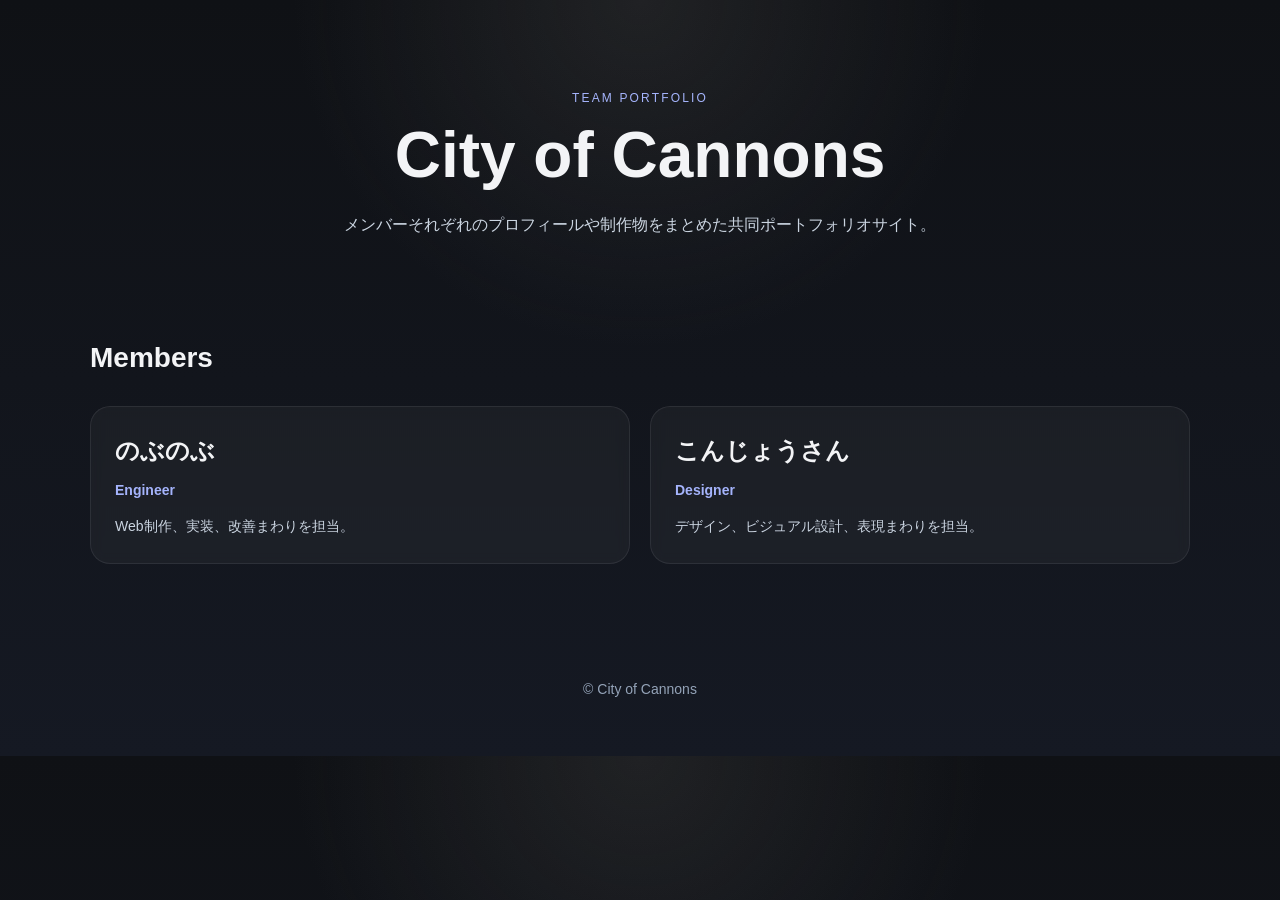
<file: index.html>
<!DOCTYPE html>
<html lang="ja">
<head>
  <meta charset="UTF-8">
  <meta name="viewport" content="width=device-width, initial-scale=1.0">
  <title>City of Cannons Portfolio</title>
  <link rel="stylesheet" href="css/style.css">
</head>
<body>

  <header class="hero">
    <div class="container">
      <p class="eyebrow">TEAM PORTFOLIO</p>
      <h1>City of Cannons</h1>
      <p class="lead">
        メンバーそれぞれのプロフィールや制作物をまとめた共同ポートフォリオサイト。
      </p>
    </div>
  </header>

  <main>
    <section class="section">
      <div class="container">
        <h2>Members</h2>

        <div class="members">

          <a class="card" href="members/nobu/">
            <div class="card-body">
              <h3>のぶのぶ</h3>
              <p class="role">Engineer</p>
              <p class="desc">Web制作、実装、改善まわりを担当。</p>
            </div>
          </a>

          <a class="card" href="members/konjo/">
            <div class="card-body">
              <h3>こんじょうさん</h3>
              <p class="role">Designer</p>
              <p class="desc">デザイン、ビジュアル設計、表現まわりを担当。</p>
            </div>
          </a>

        </div>
      </div>
    </section>
  </main>

  <footer class="footer">
    <div class="container">
      <p>© City of Cannons</p>
    </div>
  </footer>

</body>
</html>
</file>
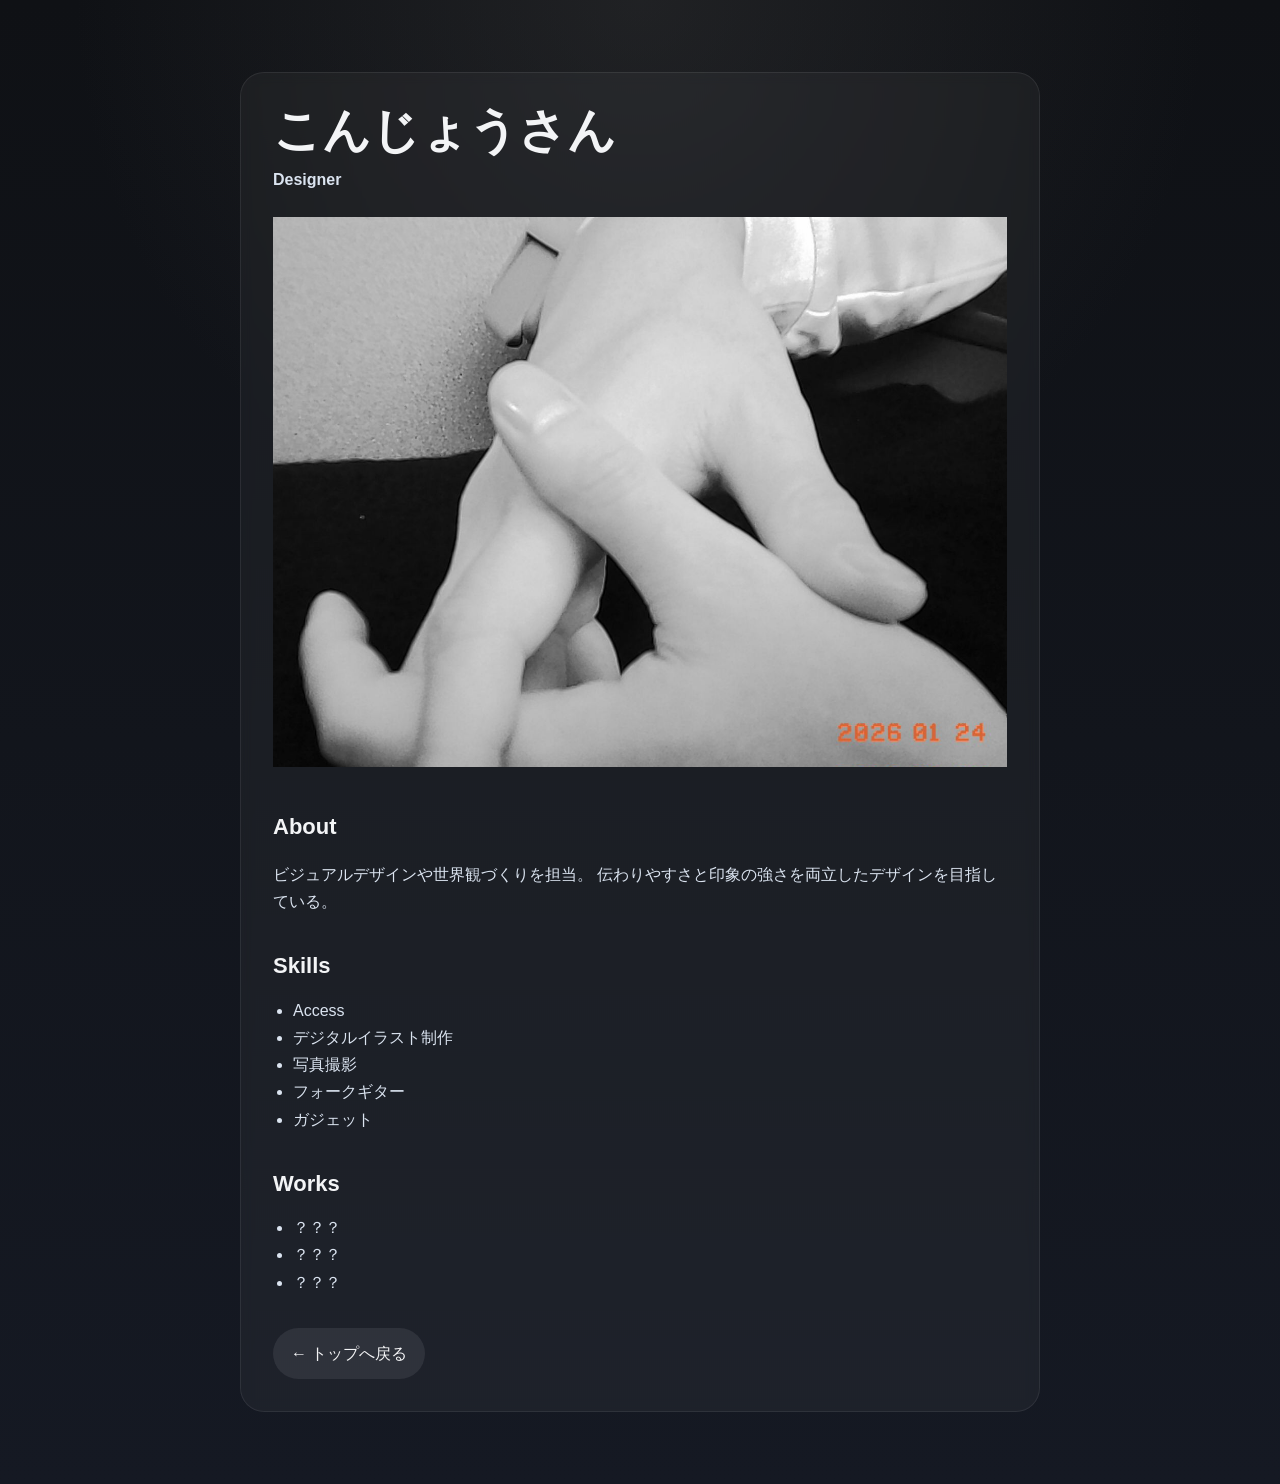
<file: members/konjo/index.html>
<!DOCTYPE html>
<html lang="ja">
<head>
  <meta charset="UTF-8">
  <meta name="viewport" content="width=device-width, initial-scale=1.0">
  <title>こんじょうさん | City of Cannons</title>
  <link rel="stylesheet" href="style.css">
</head>
<body>

  <main class="profile">
    <div class="container">
      <section class="profile-card">
        <h1>こんじょうさん</h1>
        <p class="profile-role">Designer</p>
        
        <img src="image/PICT0053.jpg" class="top-img" width="100%">

        <h2>About</h2>
        <p>
          ビジュアルデザインや世界観づくりを担当。
          伝わりやすさと印象の強さを両立したデザインを目指している。
        </p>

        <h2>Skills</h2>
        <ul>
          <li>Access</li>
          <li>デジタルイラスト制作</li>
          <li>写真撮影</li>
          <li>フォークギター</li>
          <li>ガジェット</li>
        </ul>

        <h2>Works</h2>
        <ul>
          <li>？？？</li>
          <li>？？？</li>
          <li>？？？</li>
        </ul>

        <a class="back-link" href="../../">← トップへ戻る</a>
      </section>
    </div>
  </main>

</body>
</html>
</file>
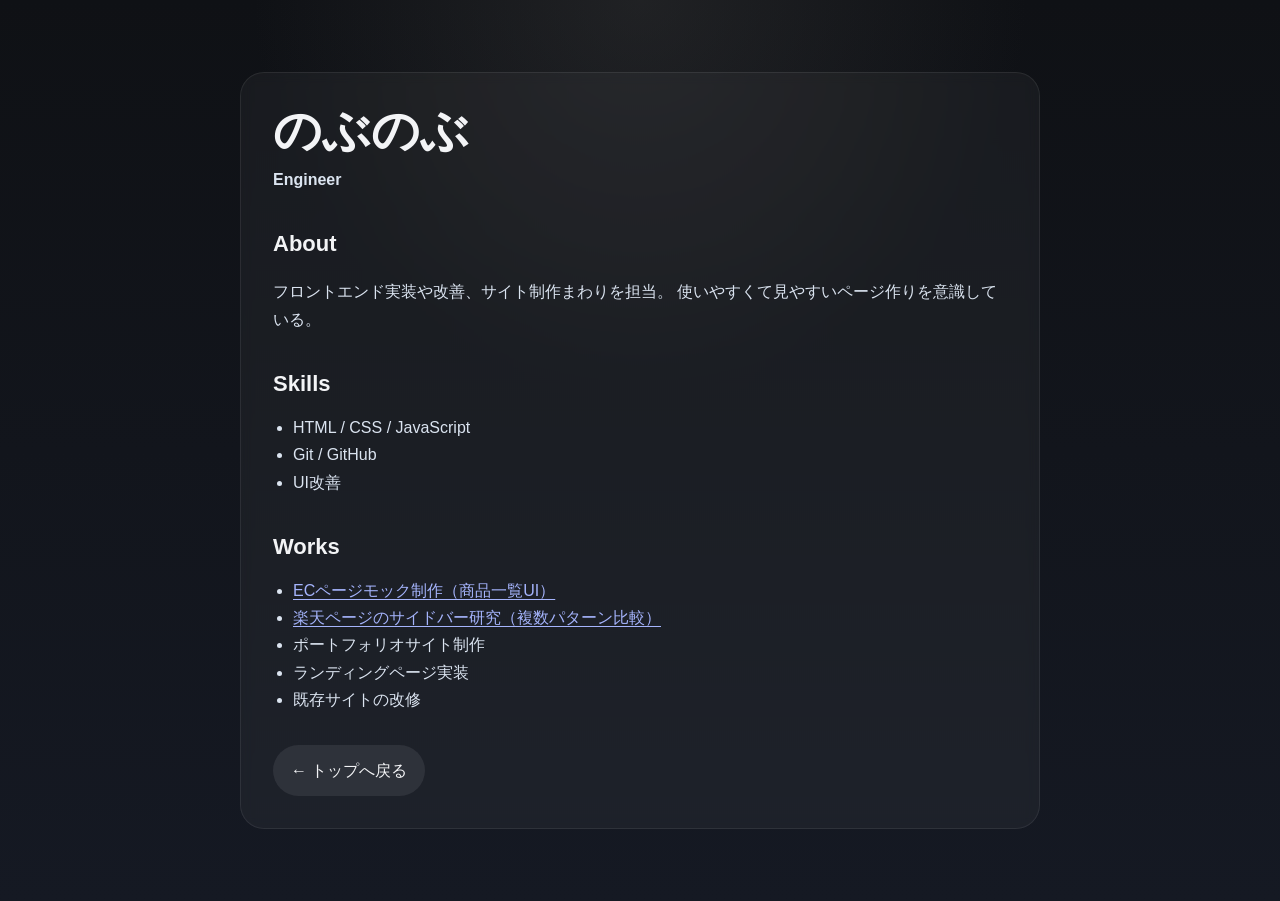
<file: members/nobu/index.html>
<!DOCTYPE html>
<html lang="ja">
<head>
  <meta charset="UTF-8">
  <meta name="viewport" content="width=device-width, initial-scale=1.0">
  <title>のぶのぶ | City of Cannons</title>
  <link rel="stylesheet" href="../../css/style.css">
</head>
<body>

  <main class="profile">
    <div class="container">
      <section class="profile-card">
        <h1>のぶのぶ</h1>
        <p class="profile-role">Engineer</p>

        <h2>About</h2>
        <p>
          フロントエンド実装や改善、サイト制作まわりを担当。
          使いやすくて見やすいページ作りを意識している。
        </p>

        <h2>Skills</h2>
        <ul>
          <li>HTML / CSS / JavaScript</li>
          <li>Git / GitHub</li>
          <li>UI改善</li>
        </ul>
        
        <h2>Works</h2>
        <ul>
          <li><a class="work-link" href="./ec-mock/">ECページモック制作（商品一覧UI）</a></li>
          <li><a class="work-link" href="./rakuten-sidebar-lab/">楽天ページのサイドバー研究（複数パターン比較）</a></li>
          <li>ポートフォリオサイト制作</li>
          <li>ランディングページ実装</li>
          <li>既存サイトの改修</li>
        </ul>

        <a class="back-link" href="../../">← トップへ戻る</a>
      </section>
    </div>
  </main>

</body>
</html>
</file>
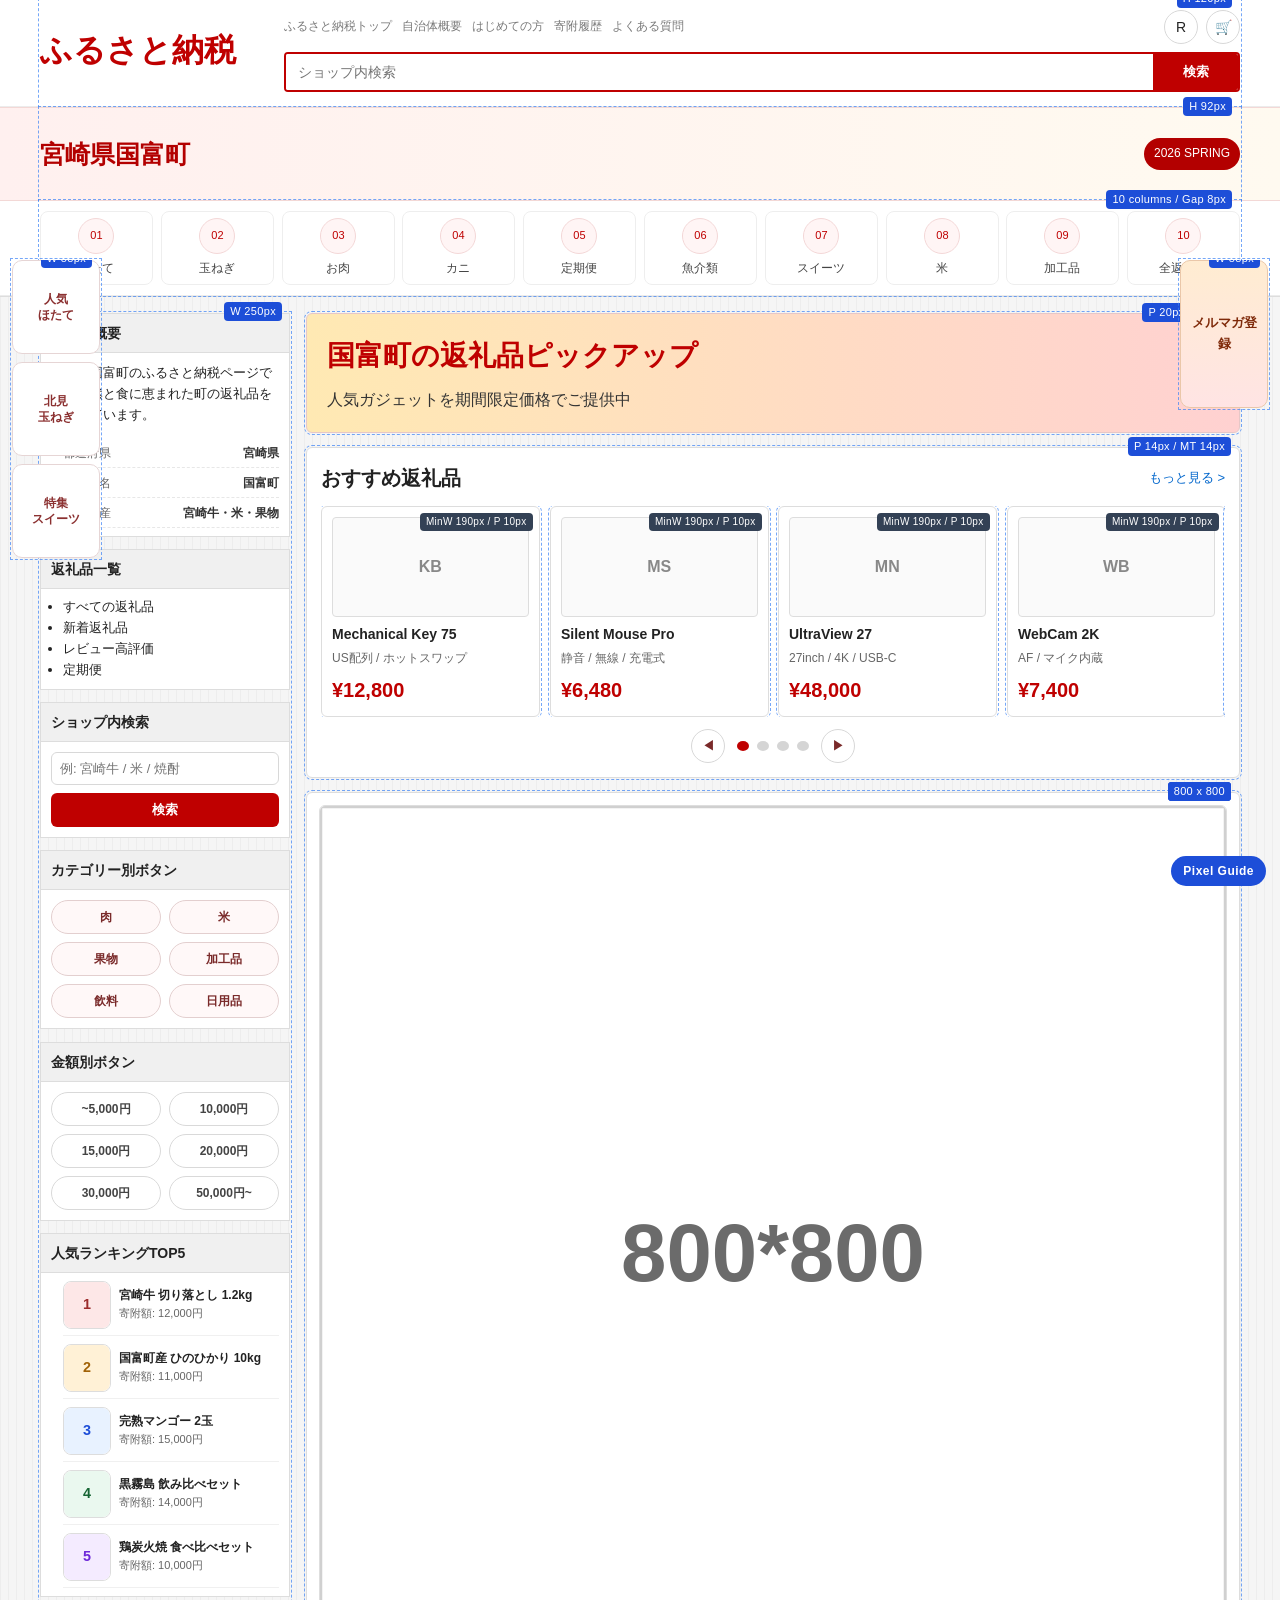
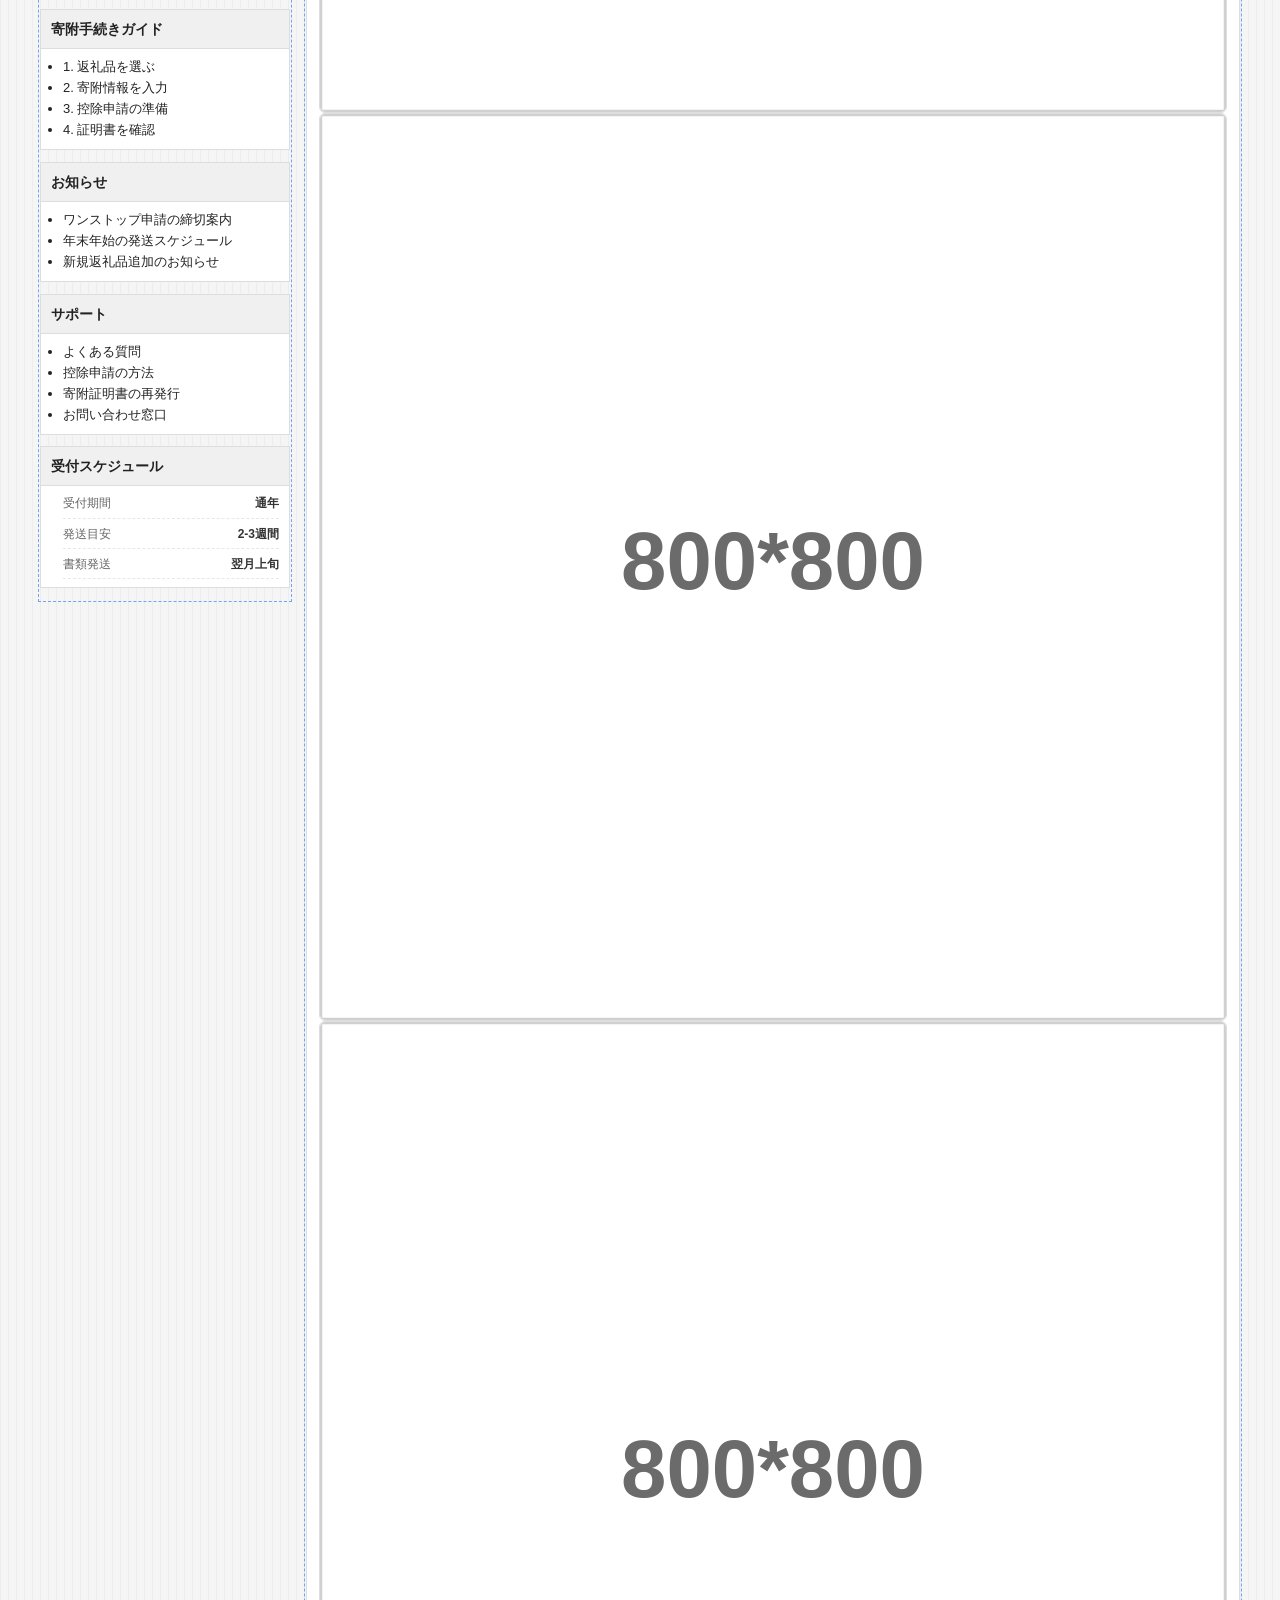
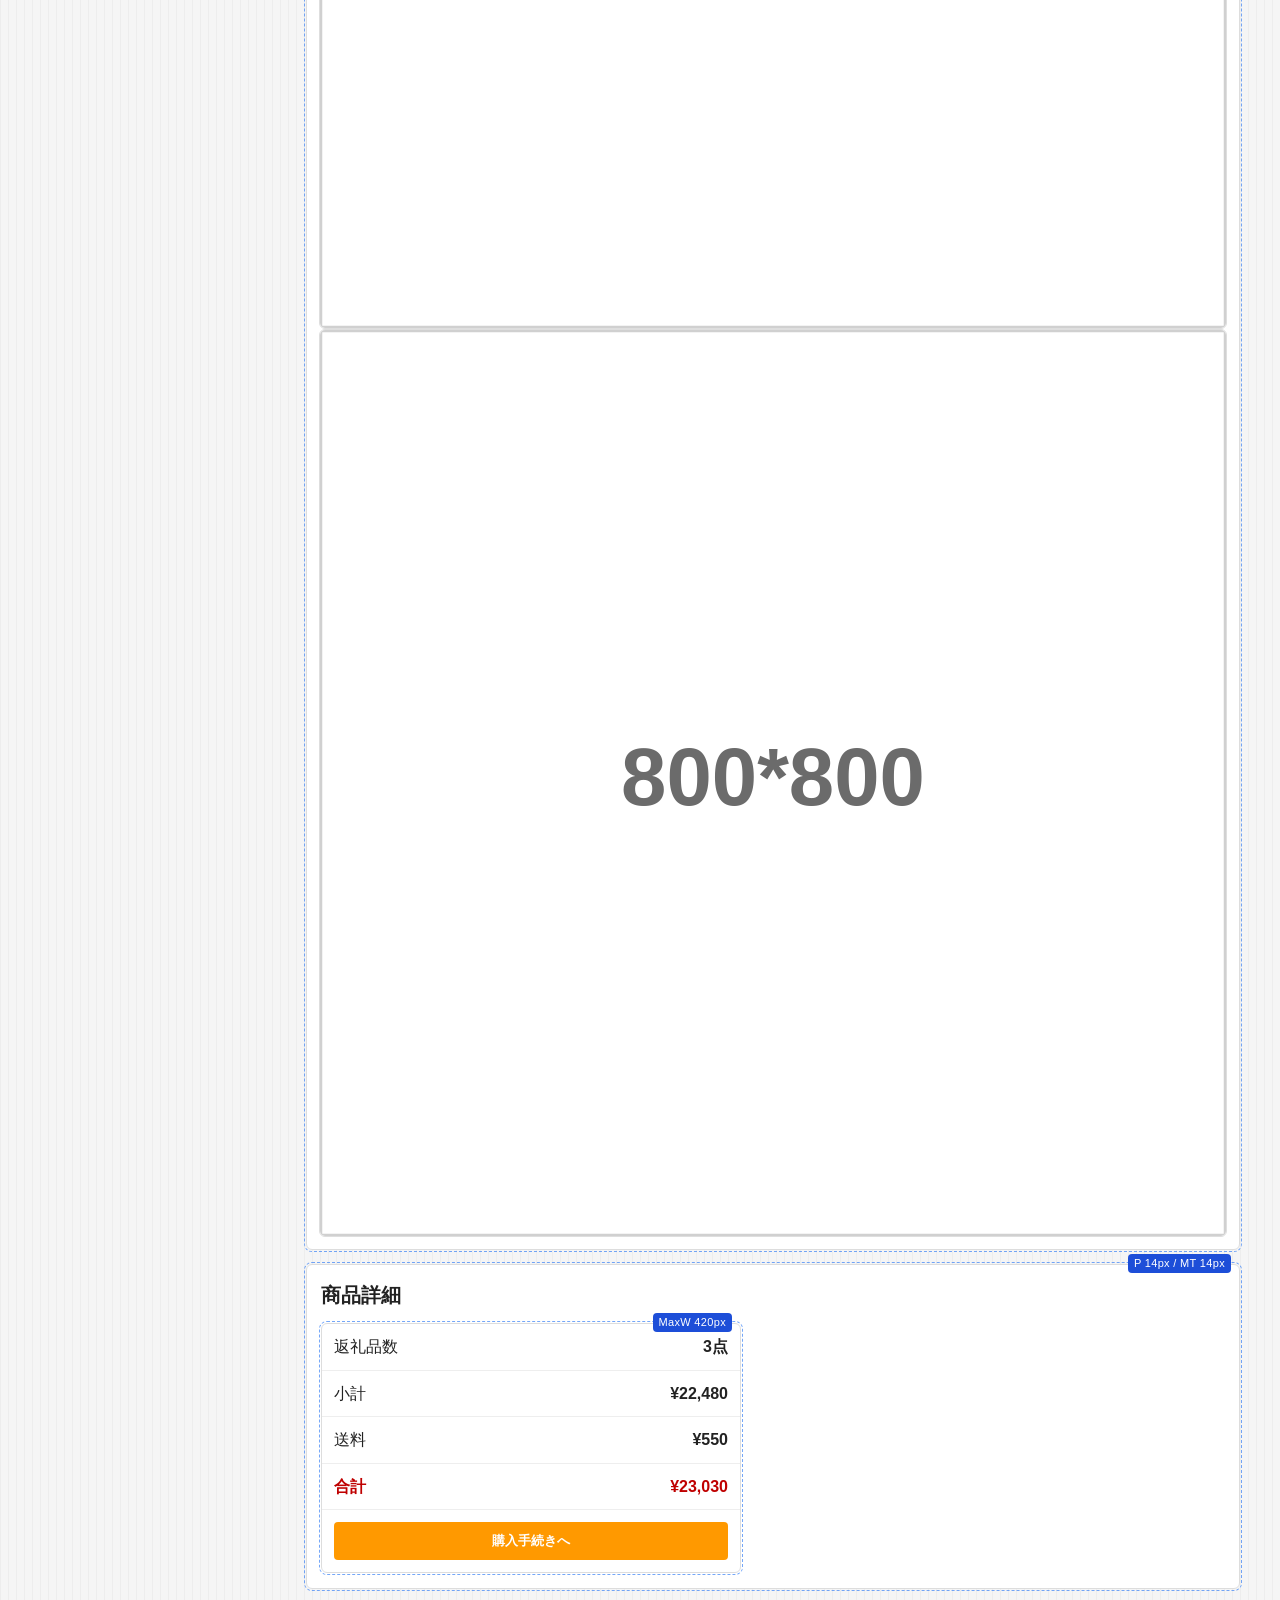
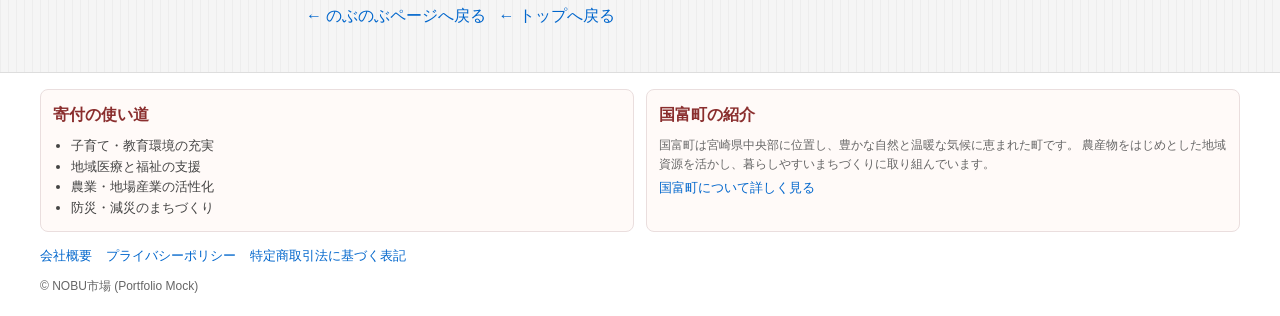
<file: members/nobu/ec-mock/index.html>
<!DOCTYPE html>
<html lang="ja">

<head>
  <meta charset="UTF-8">
  <meta name="viewport" content="width=device-width, initial-scale=1.0">
  <title>ECページモック | のぶのぶ Portfolio</title>
  <link rel="stylesheet" href="style.css">
</head>

<body class="spec-mode">
  <header id="page-header" class="site-header">
    <div id="mainHeader">
      <div class="container">
        <div id="mainNav" class="measured js-stagger-group">
          <span class="px-label">H 120px</span>

          <h1>
            <a class="logo" href="../">ふるさと納税</a>
          </h1>

          <div id="gloNav">
            <nav>
              <ul class="no-list utility-nav">
                <li><a href="#">ふるさと納税トップ</a></li>
                <li><a href="#">自治体概要</a></li>
                <li><a href="#">はじめての方</a></li>
                <li><a href="#">寄附履歴</a></li>
                <li><a href="#">よくある質問</a></li>
              </ul>
            </nav>
          </div>

          <ul id="h_icons" class="no-list">
            <li><a href="#" aria-label="楽天市場風リンク">R</a></li>
            <li><a href="#" aria-label="買い物かご">🛒</a></li>
          </ul>

          <div id="headerFormWrap">
            <form id="headerForm" method="get" action="#">
              <input class="searchBox" type="text" name="sitem" value="" placeholder="ショップ内検索">
              <input class="sendButton" value="検索" type="submit">
            </form>
          </div>
        </div>
      </div>
    </div>

    <div id="main_visual" class="js-reveal">
      <div class="container mv-inner measured">
        <span class="px-label">H 92px</span>
        <p class="mv-copy">宮崎県国富町</p>
        <span class="mv-badge">2026 SPRING</span>
      </div>
    </div>

    <div id="h_cats" class="js-reveal">
      <div class="container">
        <ul class="no-list cats-row measured">
          <span class="px-label">10 columns / Gap 8px</span>
          <li><a href="#">
              <div class="i">01</div><span>ほたて</span>
            </a></li>
          <li><a href="#">
              <div class="i">02</div><span>玉ねぎ</span>
            </a></li>
          <li><a href="#">
              <div class="i">03</div><span>お肉</span>
            </a></li>
          <li><a href="#">
              <div class="i">04</div><span>カニ</span>
            </a></li>
          <li><a href="#">
              <div class="i">05</div><span>定期便</span>
            </a></li>
          <li><a href="#">
              <div class="i">06</div><span>魚介類</span>
            </a></li>
          <li><a href="#">
              <div class="i">07</div><span>スイーツ</span>
            </a></li>
          <li><a href="#">
              <div class="i">08</div><span>米</span>
            </a></li>
          <li><a href="#">
              <div class="i">09</div><span>加工品</span>
            </a></li>
          <li><a href="#">
              <div class="i">10</div><span>全返礼品</span>
            </a></li>
        </ul>
      </div>
    </div>

  </header>

  <main class="page">
    <div class="container layout">
      <aside class="left-nav measured js-reveal">
        <span class="px-label">W 250px</span>
        <section class="side-box">
          <h2>自治体概要</h2>
          <p>宮崎県国富町のふるさと納税ページです。自然と食に恵まれた町の返礼品を掲載しています。</p>
          <ul class="side-meta-list">
            <li><span>都道府県</span><strong>宮崎県</strong></li>
            <li><span>自治体名</span><strong>国富町</strong></li>
            <li><span>主な特産</span><strong>宮崎牛・米・果物</strong></li>
          </ul>
        </section>

        <section class="side-box">
          <h2>返礼品一覧</h2>
          <ul>
            <li><a href="#">すべての返礼品</a></li>
            <li><a href="#">新着返礼品</a></li>
            <li><a href="#">レビュー高評価</a></li>
            <li><a href="#">定期便</a></li>
          </ul>
        </section>

        <section class="side-box">
          <h2>ショップ内検索</h2>
          <form class="side-search" action="#" method="get">
            <input type="search" placeholder="例: 宮崎牛 / 米 / 焼酎">
            <button type="submit">検索</button>
          </form>
        </section>

        <section class="side-box">
          <h2>カテゴリー別ボタン</h2>
          <div class="side-chip-grid">
            <a href="#">肉</a>
            <a href="#">米</a>
            <a href="#">果物</a>
            <a href="#">加工品</a>
            <a href="#">飲料</a>
            <a href="#">日用品</a>
          </div>
        </section>

        <section class="side-box">
          <h2>金額別ボタン</h2>
          <div class="side-chip-grid amount-grid">
            <a href="#">~5,000円</a>
            <a href="#">10,000円</a>
            <a href="#">15,000円</a>
            <a href="#">20,000円</a>
            <a href="#">30,000円</a>
            <a href="#">50,000円~</a>
          </div>
        </section>

        <section class="side-box">
          <h2>人気ランキングTOP5</h2>
          <ol class="rank-list">
            <li>
              <img src="images/rank-01.svg" alt="ランキング1位">
              <div>
                <p>宮崎牛 切り落とし 1.2kg</p>
                <small>寄附額: 12,000円</small>
              </div>
            </li>
            <li>
              <img src="images/rank-02.svg" alt="ランキング2位">
              <div>
                <p>国富町産 ひのひかり 10kg</p>
                <small>寄附額: 11,000円</small>
              </div>
            </li>
            <li>
              <img src="images/rank-03.svg" alt="ランキング3位">
              <div>
                <p>完熟マンゴー 2玉</p>
                <small>寄附額: 15,000円</small>
              </div>
            </li>
            <li>
              <img src="images/rank-04.svg" alt="ランキング4位">
              <div>
                <p>黒霧島 飲み比べセット</p>
                <small>寄附額: 14,000円</small>
              </div>
            </li>
            <li>
              <img src="images/rank-05.svg" alt="ランキング5位">
              <div>
                <p>鶏炭火焼 食べ比べセット</p>
                <small>寄附額: 10,000円</small>
              </div>
            </li>
          </ol>
        </section>

        <section class="side-box">
          <h2>寄附手続きガイド</h2>
          <ul>
            <li><a href="#">1. 返礼品を選ぶ</a></li>
            <li><a href="#">2. 寄附情報を入力</a></li>
            <li><a href="#">3. 控除申請の準備</a></li>
            <li><a href="#">4. 証明書を確認</a></li>
          </ul>
        </section>

        <section class="side-box">
          <h2>お知らせ</h2>
          <ul>
            <li><a href="#">ワンストップ申請の締切案内</a></li>
            <li><a href="#">年末年始の発送スケジュール</a></li>
            <li><a href="#">新規返礼品追加のお知らせ</a></li>
          </ul>
        </section>

        <section class="side-box">
          <h2>サポート</h2>
          <ul>
            <li><a href="#">よくある質問</a></li>
            <li><a href="#">控除申請の方法</a></li>
            <li><a href="#">寄附証明書の再発行</a></li>
            <li><a href="#">お問い合わせ窓口</a></li>
          </ul>
        </section>

        <section class="side-box">
          <h2>受付スケジュール</h2>
          <ul class="side-meta-list">
            <li><span>受付期間</span><strong>通年</strong></li>
            <li><span>発送目安</span><strong>2-3週間</strong></li>
            <li><span>書類発送</span><strong>翌月上旬</strong></li>
          </ul>
        </section>
      </aside>

      <div class="content">
        <section class="hero measured js-reveal">
          <span class="px-label">P 20px / R 6px</span>
          <p class="hero-title">国富町の返礼品ピックアップ</p>
          <p class="hero-sub">人気ガジェットを期間限定価格でご提供中</p>
        </section>

        <section class="section measured js-reveal">
          <span class="px-label">P 14px / MT 14px</span>
          <div class="section-head">
            <h2>おすすめ返礼品</h2>
            <a href="#">もっと見る ></a>
          </div>

          <div class="product-slider" data-slider="recommended" aria-label="おすすめ返礼品スライダー">
            <div class="slider-window">
              <div class="slider-track">
                <div class="slide-page" aria-label="1ページ目">
                  <div class="products">
                    <article class="product-card measured">
                      <span class="px-label px-label-small">MinW 190px / P 10px</span>
                      <div class="thumb">KB</div>
                      <h3>Mechanical Key 75</h3>
                      <p class="meta">US配列 / ホットスワップ</p>
                      <p class="price">¥12,800</p>
                    </article>

                    <article class="product-card measured">
                      <span class="px-label px-label-small">MinW 190px / P 10px</span>
                      <div class="thumb">MS</div>
                      <h3>Silent Mouse Pro</h3>
                      <p class="meta">静音 / 無線 / 充電式</p>
                      <p class="price">¥6,480</p>
                    </article>

                    <article class="product-card measured">
                      <span class="px-label px-label-small">MinW 190px / P 10px</span>
                      <div class="thumb">MN</div>
                      <h3>UltraView 27</h3>
                      <p class="meta">27inch / 4K / USB-C</p>
                      <p class="price">¥48,000</p>
                    </article>

                    <article class="product-card measured">
                      <span class="px-label px-label-small">MinW 190px / P 10px</span>
                      <div class="thumb">WB</div>
                      <h3>WebCam 2K</h3>
                      <p class="meta">AF / マイク内蔵</p>
                      <p class="price">¥7,400</p>
                    </article>
                  </div>
                </div>

                <div class="slide-page" aria-label="2ページ目">
                  <div class="products">
                    <article class="product-card measured">
                      <span class="px-label px-label-small">MinW 190px / P 10px</span>
                      <div class="thumb">ON</div>
                      <h3>国富町産 玉ねぎ 10kg</h3>
                      <p class="meta">訳あり / 産地直送</p>
                      <p class="price">¥8,000</p>
                    </article>

                    <article class="product-card measured">
                      <span class="px-label px-label-small">MinW 190px / P 10px</span>
                      <div class="thumb">MF</div>
                      <h3>宮崎完熟マンゴー 2玉</h3>
                      <p class="meta">季節限定 / ギフト対応</p>
                      <p class="price">¥15,000</p>
                    </article>

                    <article class="product-card measured">
                      <span class="px-label px-label-small">MinW 190px / P 10px</span>
                      <div class="thumb">BF</div>
                      <h3>宮崎牛 切り落とし 1.2kg</h3>
                      <p class="meta">冷凍 / 小分けパック</p>
                      <p class="price">¥12,000</p>
                    </article>

                    <article class="product-card measured">
                      <span class="px-label px-label-small">MinW 190px / P 10px</span>
                      <div class="thumb">RC</div>
                      <h3>ひのひかり 10kg</h3>
                      <p class="meta">令和7年産 / 国富町産</p>
                      <p class="price">¥11,000</p>
                    </article>
                  </div>
                </div>

                <div class="slide-page" aria-label="3ページ目">
                  <div class="products">
                    <article class="product-card measured">
                      <span class="px-label px-label-small">MinW 190px / P 10px</span>
                      <div class="thumb">SW</div>
                      <h3>焼き菓子 詰め合わせ</h3>
                      <p class="meta">12個入り / 個包装</p>
                      <p class="price">¥9,000</p>
                    </article>

                    <article class="product-card measured">
                      <span class="px-label px-label-small">MinW 190px / P 10px</span>
                      <div class="thumb">DR</div>
                      <h3>本格焼酎 飲み比べセット</h3>
                      <p class="meta">900ml x 3本</p>
                      <p class="price">¥14,000</p>
                    </article>

                    <article class="product-card measured">
                      <span class="px-label px-label-small">MinW 190px / P 10px</span>
                      <div class="thumb">CK</div>
                      <h3>鶏炭火焼 食べ比べ 6袋</h3>
                      <p class="meta">常温保存 / おつまみ人気</p>
                      <p class="price">¥10,000</p>
                    </article>

                    <article class="product-card measured">
                      <span class="px-label px-label-small">MinW 190px / P 10px</span>
                      <div class="thumb">VG</div>
                      <h3>旬野菜セット 8種</h3>
                      <p class="meta">朝採れ / クール便</p>
                      <p class="price">¥7,000</p>
                    </article>
                  </div>
                </div>

                <div class="slide-page" aria-label="4ページ目">
                  <div class="products">
                    <article class="product-card measured">
                      <span class="px-label px-label-small">MinW 190px / P 10px</span>
                      <div class="thumb">FL</div>
                      <h3>国富町 花の定期便</h3>
                      <p class="meta">年4回お届け / 生花</p>
                      <p class="price">¥20,000</p>
                    </article>

                    <article class="product-card measured">
                      <span class="px-label px-label-small">MinW 190px / P 10px</span>
                      <div class="thumb">EG</div>
                      <h3>平飼い卵 60個</h3>
                      <p class="meta">朝採れ / 産地直送</p>
                      <p class="price">¥8,500</p>
                    </article>

                    <article class="product-card measured">
                      <span class="px-label px-label-small">MinW 190px / P 10px</span>
                      <div class="thumb">FM</div>
                      <h3>鹿児島黒豚ハンバーグ 10個</h3>
                      <p class="meta">個包装 / 冷凍保存</p>
                      <p class="price">¥13,000</p>
                    </article>

                    <article class="product-card measured">
                      <span class="px-label px-label-small">MinW 190px / P 10px</span>
                      <div class="thumb">TE</div>
                      <h3>お茶ティーバッグ 50包</h3>
                      <p class="meta">香り高い深蒸し茶</p>
                      <p class="price">¥6,000</p>
                    </article>
                  </div>
                </div>
              </div>
            </div>

            <div class="slider-controls">
              <button type="button" class="slider-btn" data-action="prev" aria-label="前のページ">◀</button>
              <div class="slider-dots" aria-label="ページ選択">
                <button type="button" class="dot is-active" data-slide="0" aria-label="1ページ目"></button>
                <button type="button" class="dot" data-slide="1" aria-label="2ページ目"></button>
                <button type="button" class="dot" data-slide="2" aria-label="3ページ目"></button>
                <button type="button" class="dot" data-slide="3" aria-label="4ページ目"></button>
              </div>
              <button type="button" class="slider-btn" data-action="next" aria-label="次のページ">▶</button>
            </div>
          </div>
        </section>

        <section class="main-image-block measured js-reveal" aria-label="メイン画像エリア">
          <span class="px-label">800 x 800</span>
          <figure class="main-image-frame">
            <img src="images/main-visual-800.svg" alt="800*800 プレースホルダー画像">
          </figure>
          <span class="px-label">800 x 800</span>
          <figure class="main-image-frame">
            <img src="images/main-visual-800.svg" alt="800*800 プレースホルダー画像">
          </figure>
          <span class="px-label">800 x 800</span>
          <figure class="main-image-frame">
            <img src="images/main-visual-800.svg" alt="800*800 プレースホルダー画像">
          </figure>
          <span class="px-label">800 x 800</span>
          <figure class="main-image-frame">
            <img src="images/main-visual-800.svg" alt="800*800 プレースホルダー画像">
          </figure>
        </section>

        <section class="section measured js-reveal">
          <span class="px-label">P 14px / MT 14px</span>
          <div class="section-head">
            <h2>商品詳細</h2>
          </div>

          <div class="cart-summary measured">
            <span class="px-label">MaxW 420px</span>
            <p><span>返礼品数</span><strong>3点</strong></p>
            <p><span>小計</span><strong>¥22,480</strong></p>
            <p><span>送料</span><strong>¥550</strong></p>
            <p class="total"><span>合計</span><strong>¥23,030</strong></p>
            <button type="button">購入手続きへ</button>
          </div>
        </section>

        <div class="links">
          <a href="../">← のぶのぶページへ戻る</a>
          <a href="../../../">← トップへ戻る</a>
        </div>
      </div>
    </div>
  </main>

  <aside class="floating-right measured float-motion" aria-label="右固定バナー">
    <span class="px-label">W 88px</span>
    <a class="floating-mail" href="#">メルマガ登録</a>
  </aside>

  <aside class="floating-left measured float-motion" aria-label="左固定バナー">
    <span class="px-label">W 88px</span>
    <ul class="no-list floating-links">
      <li><a href="#">人気<br>ほたて</a></li>
      <li><a href="#">北見<br>玉ねぎ</a></li>
      <li><a href="#">特集<br>スイーツ</a></li>
    </ul>
  </aside>

  <footer class="site-footer">
    <div class="container footer-inner">
      <div class="footer-panels">
        <section class="footer-panel">
          <h2>寄付の使い道</h2>
          <ul>
            <li>子育て・教育環境の充実</li>
            <li>地域医療と福祉の支援</li>
            <li>農業・地場産業の活性化</li>
            <li>防災・減災のまちづくり</li>
          </ul>
        </section>

        <section class="footer-panel">
          <h2>国富町の紹介</h2>
          <p>
            国富町は宮崎県中央部に位置し、豊かな自然と温暖な気候に恵まれた町です。
            農産物をはじめとした地域資源を活かし、暮らしやすいまちづくりに取り組んでいます。
          </p>
          <a href="#">国富町について詳しく見る</a>
        </section>
      </div>

      <div class="footer-links">
        <a href="#">会社概要</a>
        <a href="#">プライバシーポリシー</a>
        <a href="#">特定商取引法に基づく表記</a>
      </div>
      <p>© NOBU市場 (Portfolio Mock)</p>
    </div>
  </footer>

  <aside class="spec-guide-panel is-minimized" id="specGuidePanel" aria-label="ピクセルガイド">
    <button type="button" class="spec-guide-toggle" id="specGuideToggle" aria-expanded="false"
      aria-controls="specGuideContent">
      Pixel Guide
    </button>
    <section class="spec-guide" id="specGuideContent">
      <h2>デザイン確認用ピクセルガイド</h2>
      <ul>
        <li>コンテナ最大幅: 1200px</li>
        <li>2カラム: 左 250px / 右 可変、カラム間 16px</li>
        <li>ヘッダー検索欄: 高さ 40px（入力エリア）</li>
        <li>返礼品カード最小幅: 190px、返礼品サムネイル高さ: 100px</li>
        <li>セクション内余白: 14px、カード内余白: 10px</li>
      </ul>
    </section>
  </aside>

  <script src="script.js"></script>
</body>

</html>
</file>
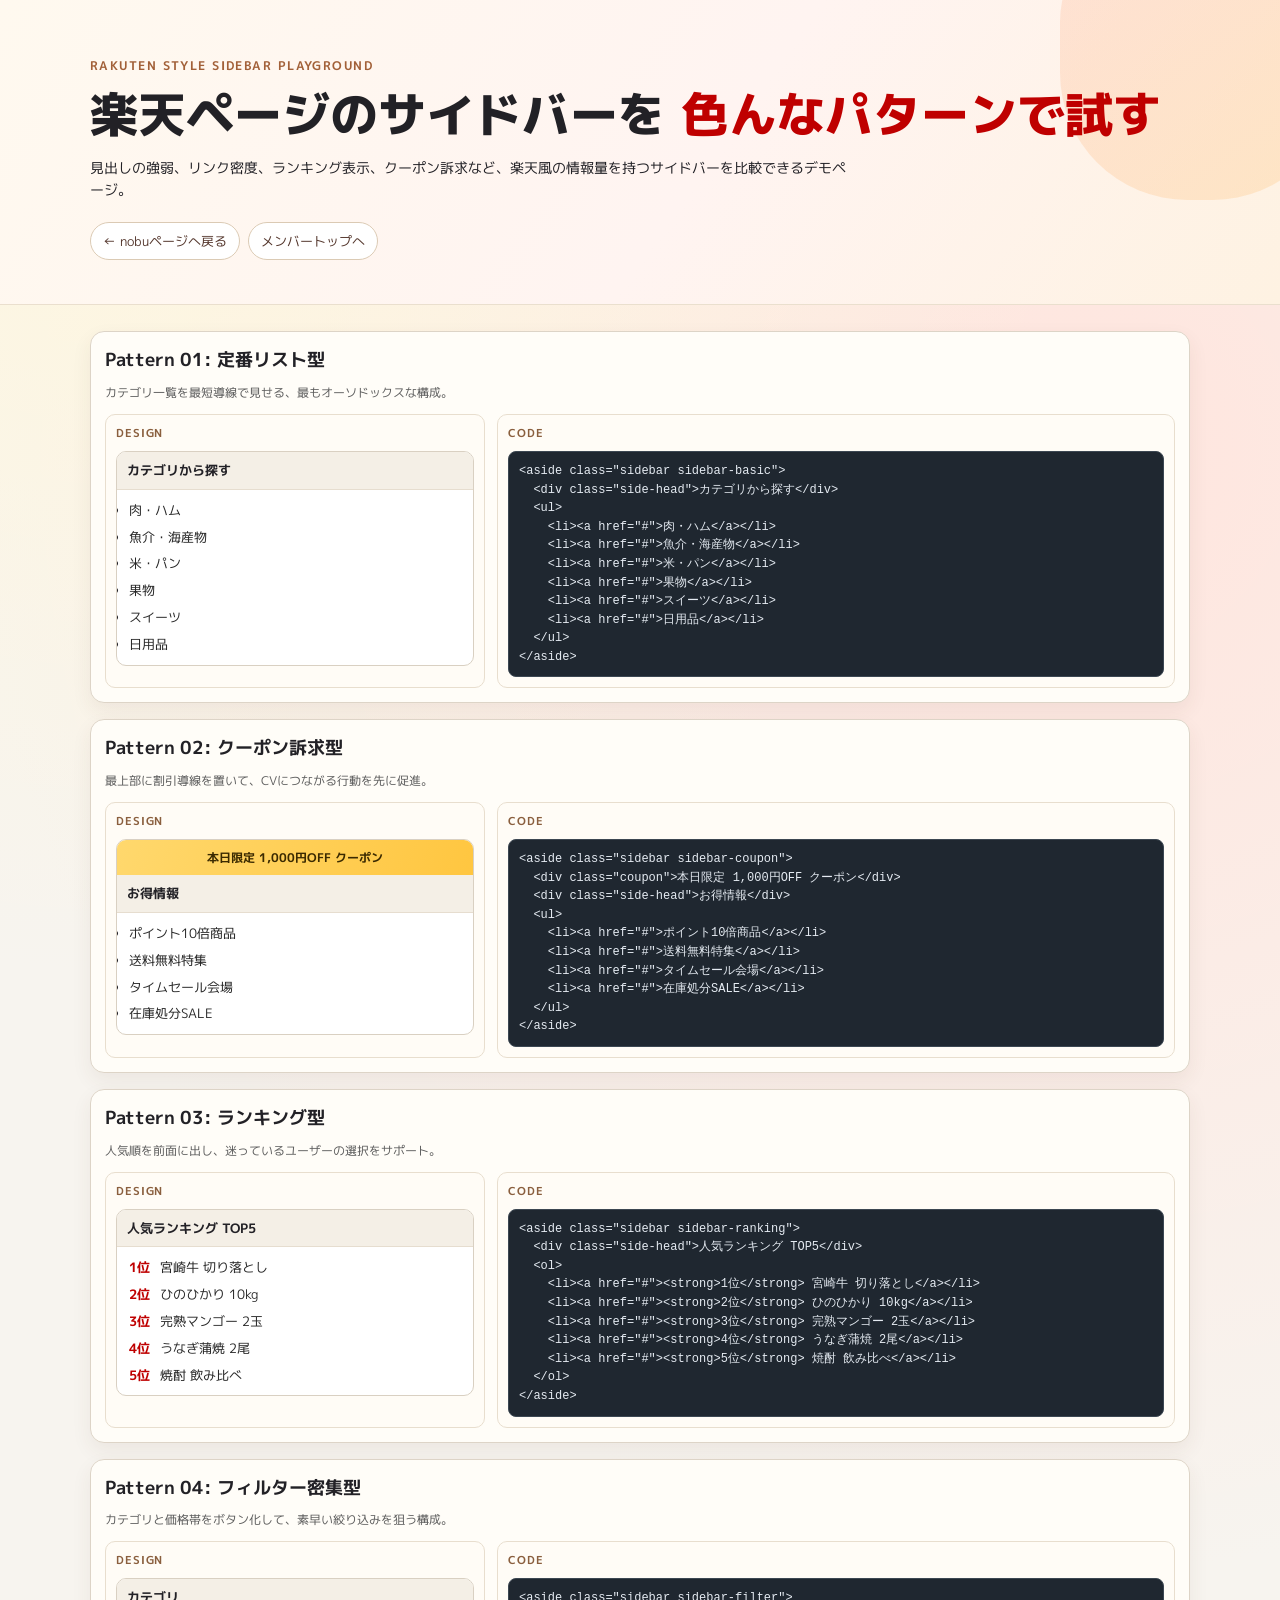
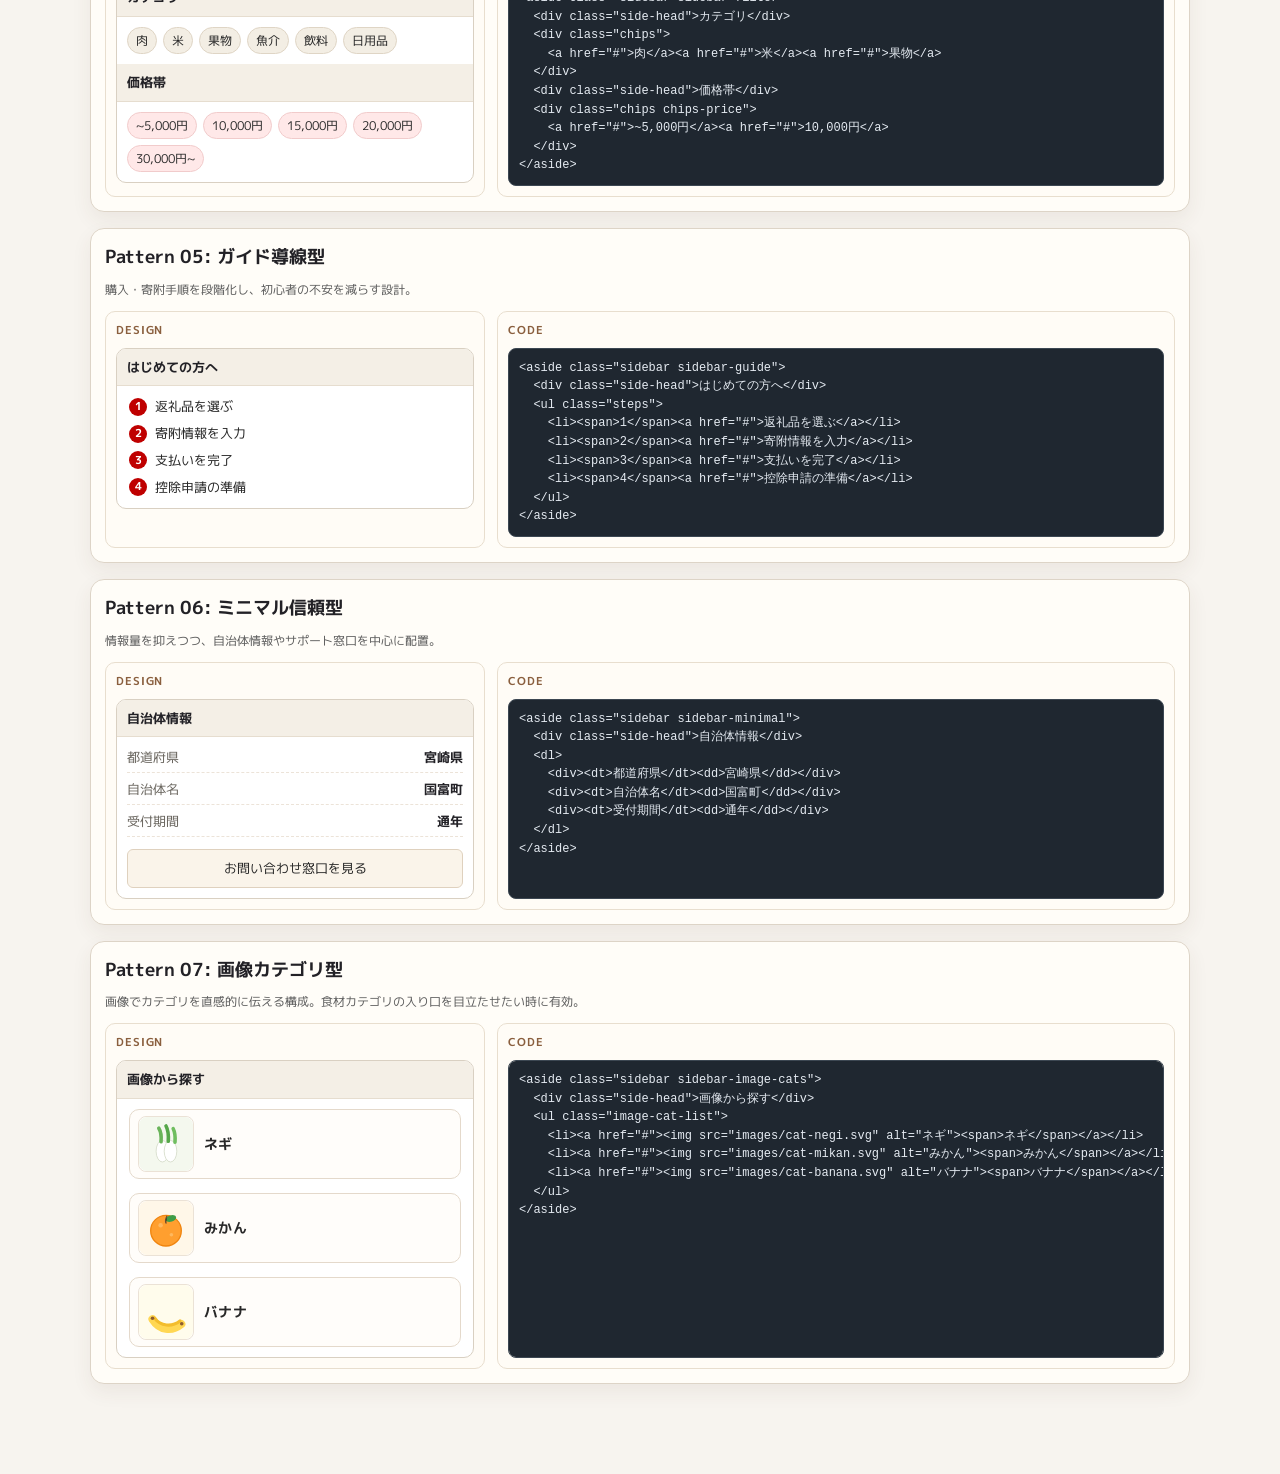
<file: members/nobu/rakuten-sidebar-lab/index.html>
<!DOCTYPE html>
<html lang="ja">

<head>
  <meta charset="UTF-8">
  <meta name="viewport" content="width=device-width, initial-scale=1.0">
  <title>楽天風サイドバー研究室 | のぶのぶ Portfolio</title>
  <link rel="preconnect" href="https://fonts.googleapis.com">
  <link rel="preconnect" href="https://fonts.gstatic.com" crossorigin>
  <link href="https://fonts.googleapis.com/css2?family=M+PLUS+1p:wght@400;500;700;800&display=swap" rel="stylesheet">
  <link rel="stylesheet" href="style.css">
</head>

<body>
  <header class="hero">
    <div class="hero-inner">
      <p class="eyebrow">Rakuten Style Sidebar Playground</p>
      <h1>楽天ページのサイドバーを
        <span>色んなパターンで試す</span>
      </h1>
      <p class="lead">見出しの強弱、リンク密度、ランキング表示、クーポン訴求など、楽天風の情報量を持つサイドバーを比較できるデモページ。</p>
      <div class="hero-links">
        <a href="../">← nobuページへ戻る</a>
        <a href="../../">メンバートップへ</a>
      </div>
    </div>
    <div class="hero-shape" aria-hidden="true"></div>
  </header>

  <main class="page">
    <section class="showcase-list">
      <article class="showcase-row">
        <header class="row-head">
          <h2>Pattern 01: 定番リスト型</h2>
          <p>カテゴリ一覧を最短導線で見せる、最もオーソドックスな構成。</p>
        </header>
        <div class="row-columns">
          <div class="design-panel">
            <h3>Design</h3>
            <aside class="sidebar sidebar-basic">
              <div class="side-head">カテゴリから探す</div>
              <ul>
                <li><a href="#">肉・ハム</a></li>
                <li><a href="#">魚介・海産物</a></li>
                <li><a href="#">米・パン</a></li>
                <li><a href="#">果物</a></li>
                <li><a href="#">スイーツ</a></li>
                <li><a href="#">日用品</a></li>
              </ul>
            </aside>
          </div>
          <div class="code-panel">
            <h3>Code</h3>
            <pre class="code-block"><code>&lt;aside class="sidebar sidebar-basic"&gt;
  &lt;div class="side-head"&gt;カテゴリから探す&lt;/div&gt;
  &lt;ul&gt;
    &lt;li&gt;&lt;a href="#"&gt;肉・ハム&lt;/a&gt;&lt;/li&gt;
    &lt;li&gt;&lt;a href="#"&gt;魚介・海産物&lt;/a&gt;&lt;/li&gt;
    &lt;li&gt;&lt;a href="#"&gt;米・パン&lt;/a&gt;&lt;/li&gt;
    &lt;li&gt;&lt;a href="#"&gt;果物&lt;/a&gt;&lt;/li&gt;
    &lt;li&gt;&lt;a href="#"&gt;スイーツ&lt;/a&gt;&lt;/li&gt;
    &lt;li&gt;&lt;a href="#"&gt;日用品&lt;/a&gt;&lt;/li&gt;
  &lt;/ul&gt;
&lt;/aside&gt;</code></pre>
          </div>
        </div>
      </article>

      <article class="showcase-row">
        <header class="row-head">
          <h2>Pattern 02: クーポン訴求型</h2>
          <p>最上部に割引導線を置いて、CVにつながる行動を先に促進。</p>
        </header>
        <div class="row-columns">
          <div class="design-panel">
            <h3>Design</h3>
            <aside class="sidebar sidebar-coupon">
              <div class="coupon">本日限定 1,000円OFF クーポン</div>
              <div class="side-head">お得情報</div>
              <ul>
                <li><a href="#">ポイント10倍商品</a></li>
                <li><a href="#">送料無料特集</a></li>
                <li><a href="#">タイムセール会場</a></li>
                <li><a href="#">在庫処分SALE</a></li>
              </ul>
            </aside>
          </div>
          <div class="code-panel">
            <h3>Code</h3>
            <pre class="code-block"><code>&lt;aside class="sidebar sidebar-coupon"&gt;
  &lt;div class="coupon"&gt;本日限定 1,000円OFF クーポン&lt;/div&gt;
  &lt;div class="side-head"&gt;お得情報&lt;/div&gt;
  &lt;ul&gt;
    &lt;li&gt;&lt;a href="#"&gt;ポイント10倍商品&lt;/a&gt;&lt;/li&gt;
    &lt;li&gt;&lt;a href="#"&gt;送料無料特集&lt;/a&gt;&lt;/li&gt;
    &lt;li&gt;&lt;a href="#"&gt;タイムセール会場&lt;/a&gt;&lt;/li&gt;
    &lt;li&gt;&lt;a href="#"&gt;在庫処分SALE&lt;/a&gt;&lt;/li&gt;
  &lt;/ul&gt;
&lt;/aside&gt;</code></pre>
          </div>
        </div>
      </article>

      <article class="showcase-row">
        <header class="row-head">
          <h2>Pattern 03: ランキング型</h2>
          <p>人気順を前面に出し、迷っているユーザーの選択をサポート。</p>
        </header>
        <div class="row-columns">
          <div class="design-panel">
            <h3>Design</h3>
            <aside class="sidebar sidebar-ranking">
              <div class="side-head">人気ランキング TOP5</div>
              <ol>
                <li><a href="#"><strong>1位</strong> 宮崎牛 切り落とし</a></li>
                <li><a href="#"><strong>2位</strong> ひのひかり 10kg</a></li>
                <li><a href="#"><strong>3位</strong> 完熟マンゴー 2玉</a></li>
                <li><a href="#"><strong>4位</strong> うなぎ蒲焼 2尾</a></li>
                <li><a href="#"><strong>5位</strong> 焼酎 飲み比べ</a></li>
              </ol>
            </aside>
          </div>
          <div class="code-panel">
            <h3>Code</h3>
            <pre class="code-block"><code>&lt;aside class="sidebar sidebar-ranking"&gt;
  &lt;div class="side-head"&gt;人気ランキング TOP5&lt;/div&gt;
  &lt;ol&gt;
    &lt;li&gt;&lt;a href="#"&gt;&lt;strong&gt;1位&lt;/strong&gt; 宮崎牛 切り落とし&lt;/a&gt;&lt;/li&gt;
    &lt;li&gt;&lt;a href="#"&gt;&lt;strong&gt;2位&lt;/strong&gt; ひのひかり 10kg&lt;/a&gt;&lt;/li&gt;
    &lt;li&gt;&lt;a href="#"&gt;&lt;strong&gt;3位&lt;/strong&gt; 完熟マンゴー 2玉&lt;/a&gt;&lt;/li&gt;
    &lt;li&gt;&lt;a href="#"&gt;&lt;strong&gt;4位&lt;/strong&gt; うなぎ蒲焼 2尾&lt;/a&gt;&lt;/li&gt;
    &lt;li&gt;&lt;a href="#"&gt;&lt;strong&gt;5位&lt;/strong&gt; 焼酎 飲み比べ&lt;/a&gt;&lt;/li&gt;
  &lt;/ol&gt;
&lt;/aside&gt;</code></pre>
          </div>
        </div>
      </article>

      <article class="showcase-row">
        <header class="row-head">
          <h2>Pattern 04: フィルター密集型</h2>
          <p>カテゴリと価格帯をボタン化して、素早い絞り込みを狙う構成。</p>
        </header>
        <div class="row-columns">
          <div class="design-panel">
            <h3>Design</h3>
            <aside class="sidebar sidebar-filter">
              <div class="side-head">カテゴリ</div>
              <div class="chips">
                <a href="#">肉</a><a href="#">米</a><a href="#">果物</a><a href="#">魚介</a>
                <a href="#">飲料</a><a href="#">日用品</a>
              </div>
              <div class="side-head">価格帯</div>
              <div class="chips chips-price">
                <a href="#">~5,000円</a><a href="#">10,000円</a><a href="#">15,000円</a>
                <a href="#">20,000円</a><a href="#">30,000円~</a>
              </div>
            </aside>
          </div>
          <div class="code-panel">
            <h3>Code</h3>
            <pre class="code-block"><code>&lt;aside class="sidebar sidebar-filter"&gt;
  &lt;div class="side-head"&gt;カテゴリ&lt;/div&gt;
  &lt;div class="chips"&gt;
    &lt;a href="#"&gt;肉&lt;/a&gt;&lt;a href="#"&gt;米&lt;/a&gt;&lt;a href="#"&gt;果物&lt;/a&gt;
  &lt;/div&gt;
  &lt;div class="side-head"&gt;価格帯&lt;/div&gt;
  &lt;div class="chips chips-price"&gt;
    &lt;a href="#"&gt;~5,000円&lt;/a&gt;&lt;a href="#"&gt;10,000円&lt;/a&gt;
  &lt;/div&gt;
&lt;/aside&gt;</code></pre>
          </div>
        </div>
      </article>

      <article class="showcase-row">
        <header class="row-head">
          <h2>Pattern 05: ガイド導線型</h2>
          <p>購入・寄附手順を段階化し、初心者の不安を減らす設計。</p>
        </header>
        <div class="row-columns">
          <div class="design-panel">
            <h3>Design</h3>
            <aside class="sidebar sidebar-guide">
              <div class="side-head">はじめての方へ</div>
              <ul class="steps">
                <li><span>1</span><a href="#">返礼品を選ぶ</a></li>
                <li><span>2</span><a href="#">寄附情報を入力</a></li>
                <li><span>3</span><a href="#">支払いを完了</a></li>
                <li><span>4</span><a href="#">控除申請の準備</a></li>
              </ul>
            </aside>
          </div>
          <div class="code-panel">
            <h3>Code</h3>
            <pre class="code-block"><code>&lt;aside class="sidebar sidebar-guide"&gt;
  &lt;div class="side-head"&gt;はじめての方へ&lt;/div&gt;
  &lt;ul class="steps"&gt;
    &lt;li&gt;&lt;span&gt;1&lt;/span&gt;&lt;a href="#"&gt;返礼品を選ぶ&lt;/a&gt;&lt;/li&gt;
    &lt;li&gt;&lt;span&gt;2&lt;/span&gt;&lt;a href="#"&gt;寄附情報を入力&lt;/a&gt;&lt;/li&gt;
    &lt;li&gt;&lt;span&gt;3&lt;/span&gt;&lt;a href="#"&gt;支払いを完了&lt;/a&gt;&lt;/li&gt;
    &lt;li&gt;&lt;span&gt;4&lt;/span&gt;&lt;a href="#"&gt;控除申請の準備&lt;/a&gt;&lt;/li&gt;
  &lt;/ul&gt;
&lt;/aside&gt;</code></pre>
          </div>
        </div>
      </article>

      <article class="showcase-row">
        <header class="row-head">
          <h2>Pattern 06: ミニマル信頼型</h2>
          <p>情報量を抑えつつ、自治体情報やサポート窓口を中心に配置。</p>
        </header>
        <div class="row-columns">
          <div class="design-panel">
            <h3>Design</h3>
            <aside class="sidebar sidebar-minimal">
              <div class="side-head">自治体情報</div>
              <dl>
                <div><dt>都道府県</dt><dd>宮崎県</dd></div>
                <div><dt>自治体名</dt><dd>国富町</dd></div>
                <div><dt>受付期間</dt><dd>通年</dd></div>
              </dl>
              <a class="support-link" href="#">お問い合わせ窓口を見る</a>
            </aside>
          </div>
          <div class="code-panel">
            <h3>Code</h3>
            <pre class="code-block"><code>&lt;aside class="sidebar sidebar-minimal"&gt;
  &lt;div class="side-head"&gt;自治体情報&lt;/div&gt;
  &lt;dl&gt;
    &lt;div&gt;&lt;dt&gt;都道府県&lt;/dt&gt;&lt;dd&gt;宮崎県&lt;/dd&gt;&lt;/div&gt;
    &lt;div&gt;&lt;dt&gt;自治体名&lt;/dt&gt;&lt;dd&gt;国富町&lt;/dd&gt;&lt;/div&gt;
    &lt;div&gt;&lt;dt&gt;受付期間&lt;/dt&gt;&lt;dd&gt;通年&lt;/dd&gt;&lt;/div&gt;
  &lt;/dl&gt;
&lt;/aside&gt;</code></pre>
          </div>
        </div>
      </article>

      <article class="showcase-row">
        <header class="row-head">
          <h2>Pattern 07: 画像カテゴリ型</h2>
          <p>画像でカテゴリを直感的に伝える構成。食材カテゴリの入り口を目立たせたい時に有効。</p>
        </header>
        <div class="row-columns">
          <div class="design-panel">
            <h3>Design</h3>
            <aside class="sidebar sidebar-image-cats">
              <div class="side-head">画像から探す</div>
              <ul class="image-cat-list">
                <li>
                  <a href="#">
                    <img src="images/cat-negi.svg" alt="ネギ">
                    <span>ネギ</span>
                  </a>
                </li>
                <li>
                  <a href="#">
                    <img src="images/cat-mikan.svg" alt="みかん">
                    <span>みかん</span>
                  </a>
                </li>
                <li>
                  <a href="#">
                    <img src="images/cat-banana.svg" alt="バナナ">
                    <span>バナナ</span>
                  </a>
                </li>
              </ul>
            </aside>
          </div>
          <div class="code-panel">
            <h3>Code</h3>
            <pre class="code-block"><code>&lt;aside class="sidebar sidebar-image-cats"&gt;
  &lt;div class="side-head"&gt;画像から探す&lt;/div&gt;
  &lt;ul class="image-cat-list"&gt;
    &lt;li&gt;&lt;a href="#"&gt;&lt;img src="images/cat-negi.svg" alt="ネギ"&gt;&lt;span&gt;ネギ&lt;/span&gt;&lt;/a&gt;&lt;/li&gt;
    &lt;li&gt;&lt;a href="#"&gt;&lt;img src="images/cat-mikan.svg" alt="みかん"&gt;&lt;span&gt;みかん&lt;/span&gt;&lt;/a&gt;&lt;/li&gt;
    &lt;li&gt;&lt;a href="#"&gt;&lt;img src="images/cat-banana.svg" alt="バナナ"&gt;&lt;span&gt;バナナ&lt;/span&gt;&lt;/a&gt;&lt;/li&gt;
  &lt;/ul&gt;
&lt;/aside&gt;</code></pre>
          </div>
        </div>
      </article>
    </section>
  </main>
</body>

</html>
</file>
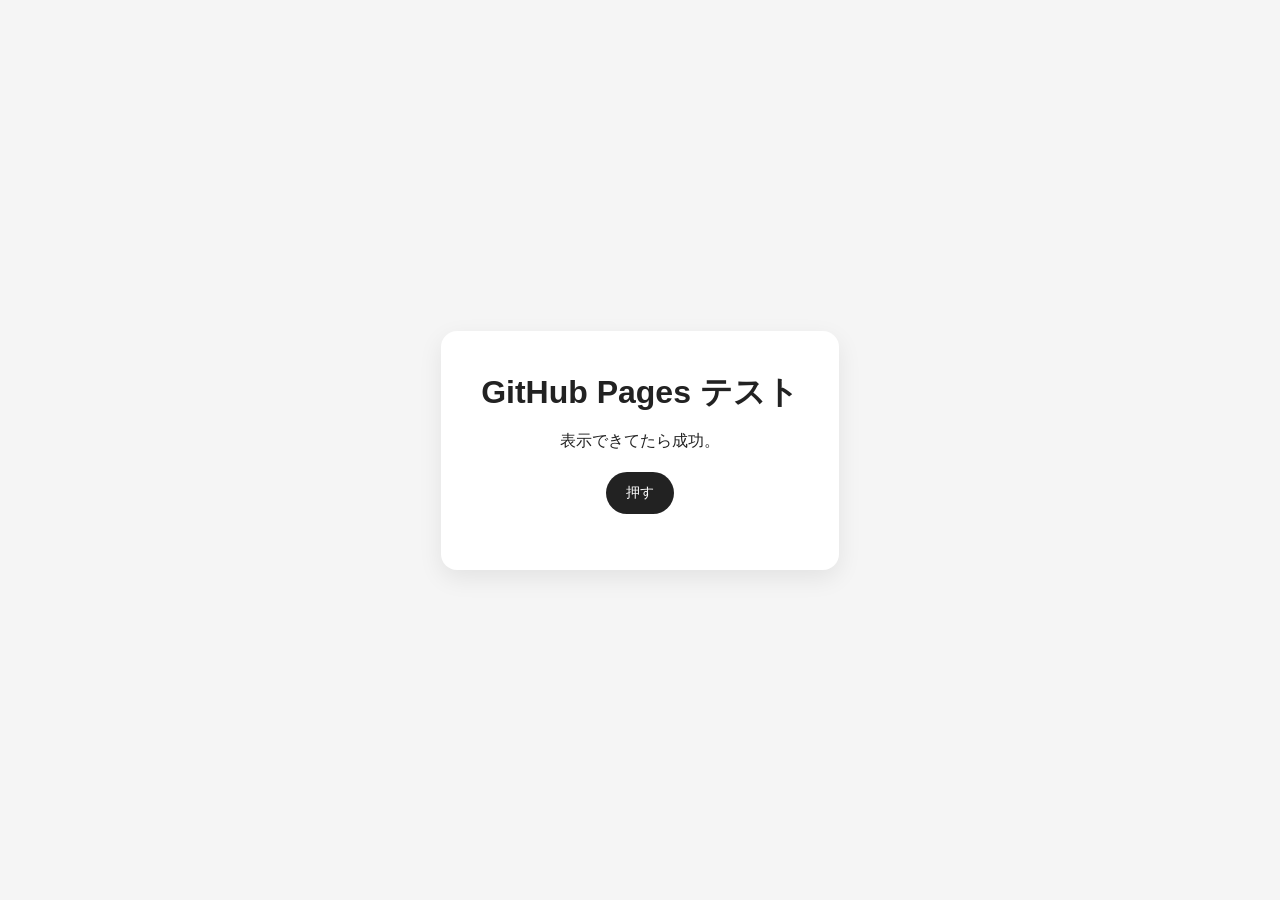
<file: test.html>
<!DOCTYPE html>
<html lang="ja">
<head>
  <meta charset="UTF-8">
  <meta name="viewport" content="width=device-width, initial-scale=1.0">
  <title>テストページ</title>
  <style>
    body {
      margin: 0;
      font-family: sans-serif;
      background: #f5f5f5;
      color: #222;
      display: grid;
      place-items: center;
      min-height: 100vh;
    }

    .box {
      background: #fff;
      padding: 40px;
      border-radius: 16px;
      box-shadow: 0 8px 24px rgba(0, 0, 0, 0.08);
      text-align: center;
    }

    h1 {
      margin: 0 0 16px;
      font-size: 32px;
    }

    p {
      margin: 0 0 20px;
      font-size: 16px;
    }

    button {
      border: none;
      background: #222;
      color: #fff;
      padding: 12px 20px;
      border-radius: 999px;
      cursor: pointer;
      font-size: 14px;
    }

    button:hover {
      opacity: 0.9;
    }

    #msg {
      margin-top: 16px;
      font-weight: bold;
    }
  </style>
</head>
<body>
  <div class="box">
    <h1>GitHub Pages テスト</h1>
    <p>表示できてたら成功。</p>
    <button id="testBtn">押す</button>
    <div id="msg"></div>
  </div>

  <script>
    document.getElementById("testBtn").addEventListener("click", function () {
      document.getElementById("msg").textContent = "ボタン動いた。JSもOK。";
    });
  </script>
</body>
</html>
</file>
<file: css/style.css>
* {
  box-sizing: border-box;
}

html {
  scroll-behavior: smooth;
}

body {
  margin: 0;
  font-family: -apple-system, BlinkMacSystemFont, "Segoe UI", "Hiragino Sans",
    "Hiragino Kaku Gothic ProN", "Yu Gothic", sans-serif;
  line-height: 1.7;
  color: #f3f4f6;
  background:
    radial-gradient(circle at top, rgba(64, 64, 64, 0.35), transparent 35%),
    linear-gradient(180deg, #0f1115 0%, #151923 100%);
}

a {
  color: inherit;
  text-decoration: none;
}

.container {
  width: min(1100px, calc(100% - 32px));
  margin: 0 auto;
}

.hero {
  padding: 88px 0 72px;
  text-align: center;
}

.eyebrow {
  margin: 0 0 12px;
  font-size: 12px;
  letter-spacing: 0.18em;
  color: #a5b4fc;
}

.hero h1 {
  margin: 0;
  font-size: clamp(36px, 7vw, 64px);
  line-height: 1.1;
}

.lead {
  width: min(680px, 100%);
  margin: 20px auto 0;
  font-size: 16px;
  color: #cbd5e1;
}

.section {
  padding: 24px 0 72px;
}

.section h2 {
  margin: 0 0 24px;
  font-size: 28px;
}

.members {
  display: grid;
  grid-template-columns: repeat(auto-fit, minmax(240px, 1fr));
  gap: 20px;
}

.card {
  display: block;
  border: 1px solid rgba(255, 255, 255, 0.08);
  background: rgba(255, 255, 255, 0.04);
  backdrop-filter: blur(6px);
  border-radius: 20px;
  transition: transform 0.2s ease, border-color 0.2s ease, background 0.2s ease;
  overflow: hidden;
}

.card:hover {
  transform: translateY(-4px);
  border-color: rgba(165, 180, 252, 0.45);
  background: rgba(255, 255, 255, 0.07);
}

.card-body {
  padding: 24px;
}

.card h3 {
  margin: 0 0 8px;
  font-size: 24px;
}

.role {
  margin: 0 0 12px;
  font-size: 14px;
  color: #a5b4fc;
  font-weight: 700;
}

.desc {
  margin: 0;
  color: #cbd5e1;
  font-size: 14px;
}

.profile {
  padding: 72px 0;
}

.profile-card {
  max-width: 800px;
  margin: 0 auto;
  padding: 32px;
  border: 1px solid rgba(255, 255, 255, 0.08);
  background: rgba(255, 255, 255, 0.04);
  border-radius: 24px;
  backdrop-filter: blur(6px);
}

.profile-card h1 {
  margin: 0 0 8px;
  font-size: clamp(32px, 6vw, 48px);
  line-height: 1.1;
}

.profile-role {
  margin: 0 0 24px;
  color: #a5b4fc;
  font-weight: 700;
}

.profile-card h2 {
  margin: 32px 0 12px;
  font-size: 22px;
}

.profile-card p,
.profile-card li {
  color: #dbe4f0;
}

.profile-card ul {
  margin: 0;
  padding-left: 20px;
}

.work-link {
  color: #a5b4fc;
  text-decoration: underline;
  text-underline-offset: 3px;
}

.work-link:hover {
  color: #dbe4f0;
}

.back-link {
  display: inline-block;
  margin-top: 32px;
  padding: 12px 18px;
  border-radius: 999px;
  background: rgba(255, 255, 255, 0.08);
  transition: background 0.2s ease;
}

.back-link:hover {
  background: rgba(255, 255, 255, 0.14);
}

.footer {
  padding: 28px 0 40px;
  text-align: center;
  color: #94a3b8;
  font-size: 14px;
}
</file>
<file: members/konjo/style.css>
* {
  box-sizing: border-box;
}

html {
  scroll-behavior: smooth;
}

body {
  margin: 0;
  font-family: -apple-system, BlinkMacSystemFont, "Segoe UI", "Hiragino Sans",
    "Hiragino Kaku Gothic ProN", "Yu Gothic", sans-serif;
  line-height: 1.7;
  color: #f3f4f6;
  background:
    radial-gradient(circle at top, rgba(64, 64, 64, 0.35), transparent 35%),
    linear-gradient(180deg, #0f1115 0%, #151923 100%);
}

a {
  color: inherit;
  text-decoration: none;
}

.container {
  width: min(1100px, calc(100% - 32px));
  margin: 0 auto;
}

.hero {
  padding: 88px 0 72px;
  text-align: center;
}

.eyebrow {
  margin: 0 0 12px;
  font-size: 12px;
  letter-spacing: 0.18em;
  color: #a5b4fc;
}

.hero h1 {
  margin: 0;
  font-size: clamp(36px, 7vw, 64px);
  line-height: 1.1;
}

.lead {
  width: min(680px, 100%);
  margin: 20px auto 0;
  font-size: 16px;
  color: #cbd5e1;
}

.section {
  padding: 24px 0 72px;
}

.section h2 {
  margin: 0 0 24px;
  font-size: 28px;
}

.members {
  display: grid;
  grid-template-columns: repeat(auto-fit, minmax(240px, 1fr));
  gap: 20px;
}

.card {
  display: block;
  border: 1px solid rgba(255, 255, 255, 0.08);
  background: rgba(255, 255, 255, 0.04);
  backdrop-filter: blur(6px);
  border-radius: 20px;
  transition: transform 0.2s ease, border-color 0.2s ease, background 0.2s ease;
  overflow: hidden;
}

.card:hover {
  transform: translateY(-4px);
  border-color: rgba(165, 180, 252, 0.45);
  background: rgba(255, 255, 255, 0.07);
}

.card-body {
  padding: 24px;
}

.card h3 {
  margin: 0 0 8px;
  font-size: 24px;
}

.role {
  margin: 0 0 12px;
  font-size: 14px;
  color: #a5b4fc;
  font-weight: 700;
}

.desc {
  margin: 0;
  color: #cbd5e1;
  font-size: 14px;
}

.profile {
  padding: 72px 0;
}

.profile-card {
  max-width: 800px;
  margin: 0 auto;
  padding: 32px;
  border: 1px solid rgba(255, 255, 255, 0.08);
  background: rgba(255, 255, 255, 0.04);
  border-radius: 24px;
  backdrop-filter: blur(6px);
}

.profile-card h1 {
  margin: 0 0 8px;
  font-size: clamp(32px, 6vw, 48px);
  line-height: 1.1;
}

.profile-role {
  margin: 0 0 24px;
  color: #a5b4fc;
  font-weight: 700;
}

.profile-card h2 {
  margin: 32px 0 12px;
  font-size: 22px;
}

.profile-card p,
.profile-card li {
  color: #dbe4f0;
}

.profile-card ul {
  margin: 0;
  padding-left: 20px;
}

.back-link {
  display: inline-block;
  margin-top: 32px;
  padding: 12px 18px;
  border-radius: 999px;
  background: rgba(255, 255, 255, 0.08);
  transition: background 0.2s ease;
}

.back-link:hover {
  background: rgba(255, 255, 255, 0.14);
}

.footer {
  padding: 28px 0 40px;
  text-align: center;
  color: #94a3b8;
  font-size: 14px;
}
</file>
<file: members/nobu/ec-mock/style.css>
* {
  box-sizing: border-box;
}

body {
  margin: 0;
  font-family: -apple-system, BlinkMacSystemFont, "Segoe UI", "Hiragino Sans",
    "Hiragino Kaku Gothic ProN", "Yu Gothic", sans-serif;
  line-height: 1.6;
  color: #222;
  background: #f5f5f5;
}

.spec-mode {
  background-image: linear-gradient(to right, rgba(0, 0, 0, 0.03) 1px, transparent 1px);
  background-size: 8px 8px;
}

.js-reveal {
  opacity: 0;
  transform: translateY(18px);
  transition: opacity 0.55s ease, transform 0.55s ease;
}

.js-reveal.is-visible {
  opacity: 1;
  transform: translateY(0);
}

.js-stagger-group > * {
  opacity: 0;
  transform: translateY(10px);
  animation: navIn 0.45s ease forwards;
}

.js-stagger-group > *:nth-child(1) {
  animation-delay: 0.06s;
}

.js-stagger-group > *:nth-child(2) {
  animation-delay: 0.14s;
}

.js-stagger-group > *:nth-child(3) {
  animation-delay: 0.22s;
}

.js-stagger-group > *:nth-child(4) {
  animation-delay: 0.3s;
}

a {
  color: inherit;
  text-decoration: none;
}

.container {
  width: min(1200px, calc(100% - 24px));
  margin: 0 auto;
}

.site-header {
  background: #fff;
  border-bottom: 1px solid #ddd;
}

.logo {
  color: #bf0000;
  font-size: 32px;
  font-weight: 700;
}

.no-list {
  margin: 0;
  padding: 0;
  list-style: none;
}

#mainHeader {
  border-bottom: 1px solid #ececec;
}

#mainNav {
  display: grid;
  grid-template-columns: 230px 1fr auto;
  grid-template-rows: auto auto;
  gap: 8px 14px;
  align-items: center;
  padding: 10px 0 14px;
}

#mainNav h1 {
  grid-row: 1 / span 2;
  margin: 0;
}

#gloNav {
  grid-column: 2;
}

.utility-nav {
  display: flex;
  flex-wrap: wrap;
  gap: 10px;
  font-size: 12px;
}

.utility-nav a {
  color: #7a7a7a;
  transition: color 0.2s ease, transform 0.2s ease;
}

.utility-nav a:hover {
  color: #bf0000;
  transform: translateY(-1px);
}

#h_icons {
  grid-column: 3;
  grid-row: 1;
  display: flex;
  gap: 8px;
  justify-self: end;
}

#h_icons a {
  width: 34px;
  height: 34px;
  display: grid;
  place-items: center;
  border: 1px solid #d8d8d8;
  border-radius: 50%;
  font-size: 14px;
  background: #fff;
  transition: transform 0.2s ease, border-color 0.2s ease, box-shadow 0.2s ease;
}

#h_icons a:hover {
  transform: translateY(-2px) scale(1.05);
  border-color: #bf0000;
  box-shadow: 0 6px 12px rgba(191, 0, 0, 0.16);
}

#headerFormWrap {
  grid-column: 2 / 4;
  grid-row: 2;
}

#headerForm {
  display: flex;
  border: 2px solid #bf0000;
  border-radius: 4px;
  overflow: hidden;
}

.searchBox {
  width: 100%;
  border: 0;
  padding: 10px 12px;
  font-size: 14px;
}

.sendButton {
  width: 92px;
  border: 0;
  background: #bf0000;
  color: #fff;
  font-weight: 700;
  cursor: pointer;
  transition: filter 0.2s ease;
}

.sendButton:hover {
  filter: brightness(1.08);
}

#main_visual {
  background: linear-gradient(90deg, #fff0ef 0%, #fffaf0 100%);
  border-top: 1px solid #f3d8d6;
  border-bottom: 1px solid #f3d8d6;
}

.mv-inner {
  min-height: 92px;
  display: flex;
  align-items: center;
  justify-content: space-between;
  gap: 10px;
}

.mv-copy {
  margin: 0;
  font-size: 25px;
  color: #b30000;
  font-weight: 700;
}

.mv-badge {
  background: #b30000;
  color: #fff;
  border-radius: 999px;
  font-size: 12px;
  padding: 6px 10px;
}

#h_cats {
  border-bottom: 1px solid #ececec;
  background: #fff;
}

.cats-row {
  display: grid;
  grid-template-columns: repeat(10, minmax(90px, 1fr));
  gap: 8px;
  padding: 10px 0;
}

.cats-row li a {
  display: flex;
  flex-direction: column;
  align-items: center;
  justify-content: center;
  gap: 5px;
  background: #fff;
  border: 1px solid #eee;
  border-radius: 8px;
  min-height: 74px;
  font-size: 12px;
  color: #444;
  transition: transform 0.2s ease, border-color 0.2s ease, box-shadow 0.2s ease;
}

.cats-row li a:hover {
  transform: translateY(-3px);
  border-color: #d89a9a;
  box-shadow: 0 8px 14px rgba(87, 36, 36, 0.12);
}

.cats-row .i {
  width: 36px;
  height: 36px;
  border-radius: 50%;
  background: #fff5f5;
  border: 1px solid #f3d7d7;
  color: #bf0000;
  font-size: 11px;
  display: grid;
  place-items: center;
}

#headBanners {
  padding: 10px 0 12px;
  border-bottom: 1px solid #ececec;
  background: #fafafa;
}

.bannerGrid {
  display: grid;
  grid-template-columns: repeat(12, minmax(0, 1fr));
  gap: 8px;
}

.bannerGrid li {
  min-height: 64px;
}

.bannerGrid a {
  display: grid;
  width: 100%;
  height: 100%;
  place-items: center;
  border-radius: 8px;
  border: 1px solid #e4d9cb;
  background: linear-gradient(120deg, #ffe3d4 0%, #fff9e4 100%);
  color: #7f2a0a;
  font-size: 13px;
  font-weight: 700;
  text-align: center;
  padding: 4px;
  transition: transform 0.2s ease, box-shadow 0.2s ease, filter 0.2s ease;
}

.bannerGrid a:hover {
  transform: translateY(-3px);
  box-shadow: 0 10px 18px rgba(120, 64, 8, 0.18);
  filter: saturate(1.08);
}

.span_12 {
  grid-column: span 12;
}

.span_6 {
  grid-column: span 6;
}

.page {
  padding: 16px 0 24px;
}

.layout {
  display: grid;
  grid-template-columns: 250px 1fr;
  gap: 16px;
}

.left-nav {
  align-self: start;
}

.side-box {
  background: #fff;
  border: 1px solid #ddd;
  margin-bottom: 12px;
  transition: transform 0.2s ease, border-color 0.2s ease, box-shadow 0.2s ease;
}

.side-box:hover {
  transform: translateY(-2px);
  border-color: #d89a9a;
  box-shadow: 0 10px 18px rgba(70, 30, 30, 0.1);
}

.side-box h2 {
  margin: 0;
  font-size: 14px;
  background: #f0f0f0;
  border-bottom: 1px solid #ddd;
  padding: 8px 10px;
}

.side-box ul,
.side-box ol {
  margin: 0;
  padding: 8px 10px 8px 22px;
  font-size: 13px;
}

.side-box p {
  margin: 0;
  padding: 10px;
  font-size: 13px;
}

.side-meta-list {
  margin: 0;
  padding: 0 10px 10px;
  list-style: none;
  display: grid;
  gap: 6px;
}

.side-meta-list li {
  display: flex;
  justify-content: space-between;
  gap: 8px;
  border-bottom: 1px dashed #e7e7e7;
  padding-bottom: 4px;
  font-size: 12px;
}

.side-meta-list span {
  color: #666;
}

.side-meta-list strong {
  color: #333;
  font-weight: 700;
}

.rank-list {
  margin: 0;
  padding: 8px 10px 10px;
  list-style: none;
  display: grid;
  gap: 8px;
}

.rank-list li {
  display: grid;
  grid-template-columns: 48px 1fr;
  gap: 8px;
  align-items: center;
  padding-bottom: 6px;
  border-bottom: 1px solid #f0f0f0;
}

.rank-list img {
  width: 48px;
  height: 48px;
  border-radius: 8px;
  border: 1px solid #ddd;
  background: #fff;
}

.rank-list p {
  margin: 0;
  padding: 0;
  font-size: 12px;
  font-weight: 700;
  line-height: 1.35;
}

.rank-list small {
  color: #666;
  font-size: 11px;
}

.side-search {
  display: grid;
  gap: 8px;
  padding: 10px;
}

.side-search input {
  width: 100%;
  border: 1px solid #d8d8d8;
  border-radius: 6px;
  padding: 8px;
  font-size: 13px;
}

.side-search button {
  border: 0;
  border-radius: 6px;
  background: #bf0000;
  color: #fff;
  font-size: 13px;
  font-weight: 700;
  padding: 8px;
  cursor: pointer;
}

.side-chip-grid {
  display: grid;
  grid-template-columns: repeat(2, minmax(0, 1fr));
  gap: 8px;
  padding: 10px;
}

.side-chip-grid a {
  display: grid;
  place-items: center;
  min-height: 34px;
  border: 1px solid #e3cfcf;
  border-radius: 999px;
  background: #fff8f8;
  color: #7a2a2a;
  font-size: 12px;
  font-weight: 700;
  transition: transform 0.2s ease, box-shadow 0.2s ease;
}

.side-chip-grid a:hover {
  transform: translateY(-2px);
  box-shadow: 0 8px 12px rgba(90, 40, 40, 0.12);
}

.amount-grid a {
  background: #fff;
  border-color: #d9d9d9;
  color: #444;
}

.content {
  min-width: 0;
}

.spec-guide {
  background: #fff;
  border: 1px solid #cfd6e0;
  border-left: 4px solid #3b82f6;
  border-radius: 6px;
  padding: 12px;
}

.spec-guide h2 {
  margin: 0 0 8px;
  font-size: 15px;
}

.spec-guide ul {
  margin: 0;
  padding-left: 18px;
  font-size: 13px;
}

.spec-guide li {
  margin: 3px 0;
}

.spec-guide-panel {
  position: fixed;
  right: 14px;
  bottom: 14px;
  width: min(360px, calc(100vw - 28px));
  z-index: 30;
  display: grid;
  gap: 8px;
}

.spec-guide-toggle {
  justify-self: end;
  border: 0;
  border-radius: 999px;
  background: #1d4ed8;
  color: #fff;
  font-size: 12px;
  font-weight: 700;
  letter-spacing: 0.04em;
  padding: 8px 12px;
  cursor: pointer;
}

.spec-guide-panel.is-minimized .spec-guide {
  display: none;
}

.measured {
  position: relative;
  outline: 1px dashed rgba(59, 130, 246, 0.7);
  outline-offset: 1px;
}

.px-label {
  position: absolute;
  top: -11px;
  right: 8px;
  background: #1d4ed8;
  color: #fff;
  font-size: 11px;
  line-height: 1;
  padding: 4px 6px;
  border-radius: 4px;
  letter-spacing: 0.03em;
  z-index: 2;
}

.px-label-small {
  top: 6px;
  right: 6px;
  font-size: 10px;
  background: #334155;
}

.hero {
  background: linear-gradient(90deg, #ffe9b3 0%, #ffd1d1 100%);
  border: 1px solid #e6c7c7;
  border-radius: 6px;
  padding: 20px;
  transition: transform 0.2s ease, box-shadow 0.2s ease;
}

.hero:hover {
  transform: translateY(-2px);
  box-shadow: 0 12px 22px rgba(130, 55, 55, 0.15);
}

.hero-title {
  margin: 0;
  font-size: 28px;
  color: #bf0000;
  font-weight: 700;
}

.hero-sub {
  margin: 8px 0 0;
  color: #333;
}

.main-image-block {
  margin-top: 14px;
  background: #fff;
  border: 1px solid #ddd;
  border-radius: 6px;
  padding: 12px;
}

.main-image-frame {
  width: 100%;
  aspect-ratio: 1 / 1;
  margin: 0;
  border: 1px solid #dedede;
  border-radius: 6px;
  overflow: hidden;
  background: #f9f9f9;
}

.main-image-frame img {
  width: 100%;
  height: 100%;
  object-fit: cover;
  display: block;
}

.section {
  margin-top: 14px;
  background: #fff;
  border: 1px solid #ddd;
  border-radius: 6px;
  padding: 14px;
}

.section-head {
  display: flex;
  justify-content: space-between;
  align-items: center;
  margin-bottom: 12px;
}

.section-head h2 {
  margin: 0;
  font-size: 20px;
}

.section-head a {
  color: #0066cc;
  font-size: 13px;
}

.products {
  display: grid;
  grid-template-columns: repeat(auto-fit, minmax(190px, 1fr));
  gap: 10px;
}

.product-slider {
  position: relative;
}

.slider-window {
  overflow: hidden;
}

.slider-track {
  display: flex;
  transition: transform 0.45s ease;
}

.slide-page {
  width: 100%;
  flex: 0 0 100%;
}

.slide-page .products {
  grid-template-columns: repeat(4, minmax(0, 1fr));
}

.slider-controls {
  margin-top: 12px;
  display: flex;
  align-items: center;
  justify-content: center;
  gap: 12px;
}

.slider-btn {
  width: 34px;
  height: 34px;
  border-radius: 50%;
  border: 1px solid #d8d8d8;
  background: #fff;
  color: #7a2a2a;
  cursor: pointer;
  transition: transform 0.2s ease, border-color 0.2s ease;
}

.slider-btn:hover {
  transform: translateY(-1px);
  border-color: #bf0000;
}

.slider-dots {
  display: flex;
  gap: 8px;
}

.dot {
  width: 10px;
  height: 10px;
  border-radius: 50%;
  border: 0;
  background: #d5d5d5;
  cursor: pointer;
}

.dot.is-active {
  background: #bf0000;
}

.product-card {
  border: 1px solid #ddd;
  border-radius: 6px;
  padding: 10px;
  background: #fff;
  transition: transform 0.2s ease, box-shadow 0.2s ease, border-color 0.2s ease;
}

.product-card:hover {
  transform: translateY(-3px);
  border-color: #d38b8b;
  box-shadow: 0 14px 20px rgba(60, 18, 18, 0.12);
}

.thumb {
  height: 100px;
  border: 1px solid #ddd;
  border-radius: 4px;
  background: #fafafa;
  color: #888;
  display: grid;
  place-items: center;
  font-weight: 700;
  transition: transform 0.2s ease, background-color 0.2s ease;
}

.product-card:hover .thumb {
  transform: scale(1.03);
  background: #fff3f3;
}

.product-card h3 {
  margin: 8px 0 4px;
  font-size: 14px;
  line-height: 1.4;
}

.meta {
  margin: 0;
  font-size: 12px;
  color: #666;
}

.price {
  margin: 6px 0 0;
  font-size: 20px;
  color: #bf0000;
  font-weight: 700;
}

.cart-summary {
  max-width: 420px;
  border: 1px solid #ddd;
  border-radius: 6px;
  background: #fff;
  transition: transform 0.2s ease, box-shadow 0.2s ease;
}

.cart-summary:hover {
  transform: translateY(-2px);
  box-shadow: 0 10px 18px rgba(0, 0, 0, 0.1);
}

.cart-summary p {
  margin: 0;
  padding: 10px 12px;
  display: flex;
  justify-content: space-between;
  border-bottom: 1px solid #eee;
}

.cart-summary p.total {
  color: #bf0000;
  font-weight: 700;
}

.cart-summary button {
  margin: 12px;
  width: calc(100% - 24px);
  border: 0;
  border-radius: 4px;
  background: #ff9900;
  color: #fff;
  font-weight: 700;
  padding: 10px;
  cursor: pointer;
  transition: transform 0.2s ease, filter 0.2s ease;
}

.cart-summary button:hover {
  transform: translateY(-1px);
  filter: brightness(1.08);
}

.links {
  margin-top: 14px;
  display: flex;
  gap: 12px;
  flex-wrap: wrap;
  color: #0066cc;
}

.site-footer {
  margin-top: 20px;
  background: #fff;
  border-top: 1px solid #ddd;
}

.footer-inner {
  padding: 16px 0 20px;
}

.footer-panels {
  display: grid;
  grid-template-columns: repeat(2, minmax(0, 1fr));
  gap: 12px;
  margin-bottom: 14px;
}

.footer-panel {
  border: 1px solid #eadede;
  background: #fffaf8;
  border-radius: 8px;
  padding: 12px;
}

.footer-panel h2 {
  margin: 0 0 8px;
  font-size: 16px;
  color: #8a2e2e;
}

.footer-panel ul {
  margin: 0;
  padding-left: 18px;
  font-size: 13px;
  color: #444;
}

.footer-panel p {
  margin: 0 0 8px;
  font-size: 13px;
  color: #444;
}

.footer-panel a {
  color: #0066cc;
  font-size: 13px;
}

.footer-links {
  display: flex;
  flex-wrap: wrap;
  gap: 14px;
  font-size: 13px;
  margin-bottom: 10px;
  color: #0066cc;
}

.site-footer p {
  margin: 0;
  color: #666;
  font-size: 12px;
}

.floating-left,
.floating-right {
  position: fixed;
  top: 260px;
  width: 88px;
  z-index: 12;
  overflow: hidden;
  transition: width 0.25s ease;
}

.float-motion {
  animation: none;
}

.floating-left {
  left: 12px;
}

.floating-right {
  right: 12px;
}

.floating-left:hover,
.floating-right:hover {
  width: 148px;
}

.floating-mail {
  display: grid;
  place-items: center;
  min-height: 148px;
  background: linear-gradient(180deg, #ffecd1 0%, #ffe4e4 100%);
  border: 1px solid #eac7a9;
  border-radius: 10px;
  color: #7f2a0a;
  font-size: 13px;
  font-weight: 700;
  text-align: center;
  padding: 8px;
  transition: transform 0.2s ease, box-shadow 0.2s ease, padding 0.25s ease;
}

.floating-links {
  display: grid;
  gap: 8px;
}

.floating-links a {
  display: grid;
  place-items: center;
  min-height: 94px;
  background: #fff;
  border: 1px solid #e6d5d5;
  border-radius: 10px;
  color: #8b3030;
  font-size: 12px;
  font-weight: 700;
  text-align: center;
  line-height: 1.35;
  padding: 6px;
  transition: transform 0.2s ease, box-shadow 0.2s ease, padding 0.25s ease;
}

.floating-left:hover .floating-mail,
.floating-right:hover .floating-links a {
  padding-left: 10px;
  padding-right: 10px;
}

.floating-links a:hover,
.floating-mail:hover {
  transform: translateY(-4px) scale(1.03);
  box-shadow: 0 6px 14px rgba(0, 0, 0, 0.12);
}

.hover-tilt {
  transform-style: preserve-3d;
  will-change: transform;
}

@keyframes navIn {
  from {
    opacity: 0;
    transform: translateY(10px);
  }
  to {
    opacity: 1;
    transform: translateY(0);
  }
}

@keyframes sideFloat {
  0% {
    transform: translateY(0);
  }
  50% {
    transform: translateY(-8px);
  }
  100% {
    transform: translateY(0);
  }
}

@media (max-width: 960px) {
  #mainNav {
    grid-template-columns: 1fr;
    grid-template-rows: auto;
  }

  #mainNav h1 {
    grid-row: auto;
  }

  #gloNav,
  #h_icons,
  #headerFormWrap {
    grid-column: 1;
    grid-row: auto;
  }

  #h_icons {
    justify-self: start;
  }

  .mv-copy {
    font-size: 20px;
  }

  .cats-row {
    grid-template-columns: repeat(5, minmax(0, 1fr));
  }

  .span_6 {
    grid-column: span 12;
  }

  .layout {
    grid-template-columns: 1fr;
  }

  .slide-page .products {
    grid-template-columns: repeat(2, minmax(0, 1fr));
  }

  .footer-panels {
    grid-template-columns: 1fr;
  }

  .left-nav {
    order: 2;
  }

  .floating-left,
  .floating-right {
    display: none;
  }
}

@media (prefers-reduced-motion: reduce) {
  * {
    animation: none !important;
    transition: none !important;
  }

  .js-reveal {
    opacity: 1;
    transform: none;
  }
}
</file>
<file: members/nobu/rakuten-sidebar-lab/style.css>
:root {
  --paper: #f7f4ef;
  --ink: #222126;
  --line: #ddd4c7;
  --accent: #bf0000;
  --accent-soft: #ffe8e8;
  --chip: #f3eee4;
  --card: #fffdf8;
}

* {
  box-sizing: border-box;
}

body {
  margin: 0;
  color: var(--ink);
  background:
    radial-gradient(circle at 10% 0%, #fff7dd 0%, transparent 30%),
    radial-gradient(circle at 85% 15%, #ffe5de 0%, transparent 40%),
    var(--paper);
  font-family: "M PLUS 1p", "Hiragino Kaku Gothic ProN", "Yu Gothic", sans-serif;
  line-height: 1.6;
}

.hero {
  position: relative;
  overflow: hidden;
  padding: 56px 18px 44px;
  border-bottom: 1px solid #eadfce;
  background: linear-gradient(125deg, #fff9ef 0%, #fff4f1 55%, #fef2e2 100%);
}

.hero-inner {
  width: min(1100px, 100%);
  margin: 0 auto;
  position: relative;
  z-index: 2;
}

.eyebrow {
  margin: 0 0 10px;
  font-size: 12px;
  letter-spacing: 0.12em;
  text-transform: uppercase;
  color: #a26038;
  font-weight: 700;
}

h1 {
  margin: 0;
  font-size: clamp(30px, 6vw, 48px);
  line-height: 1.2;
  font-weight: 800;
}

h1 span {
  color: var(--accent);
}

.lead {
  margin-top: 14px;
  width: min(760px, 100%);
  font-size: 14px;
}

.hero-links {
  margin-top: 20px;
  display: flex;
  flex-wrap: wrap;
  gap: 8px;
}

.hero-links a {
  border: 1px solid #dbcab4;
  background: #fff;
  color: #53352b;
  padding: 8px 12px;
  border-radius: 999px;
  text-decoration: none;
  font-size: 13px;
  transition: transform 0.2s ease, box-shadow 0.2s ease;
}

.hero-links a:hover {
  transform: translateY(-2px);
  box-shadow: 0 8px 16px rgba(113, 70, 30, 0.12);
}

.hero-shape {
  position: absolute;
  right: -60px;
  top: -80px;
  width: 280px;
  height: 280px;
  border-radius: 40% 60% 50% 50%;
  background: linear-gradient(145deg, #ffccb8, #ffd59d);
  opacity: 0.45;
  z-index: 1;
}

.page {
  width: min(1100px, calc(100% - 24px));
  margin: 26px auto 40px;
}

.showcase-list {
  display: grid;
  gap: 16px;
}

.showcase-row {
  background: var(--card);
  border: 1px solid var(--line);
  border-radius: 14px;
  padding: 14px;
  box-shadow: 0 8px 20px rgba(81, 57, 40, 0.07);
  animation: rise 0.45s ease both;
}

.showcase-row:nth-child(2) {
  animation-delay: 0.06s;
}

.showcase-row:nth-child(3) {
  animation-delay: 0.12s;
}

.showcase-row:nth-child(4) {
  animation-delay: 0.18s;
}

.showcase-row:nth-child(5) {
  animation-delay: 0.24s;
}

.showcase-row:nth-child(6) {
  animation-delay: 0.3s;
}

.row-head h2 {
  margin: 0;
  font-size: 18px;
}

.row-head p {
  margin: 8px 0 12px;
  font-size: 12px;
  color: #5d5d5d;
}

.row-columns {
  display: grid;
  grid-template-columns: minmax(300px, 380px) minmax(0, 1fr);
  gap: 12px;
  align-items: stretch;
}

.design-panel,
.code-panel {
  border: 1px solid #e8dece;
  border-radius: 10px;
  background: #fffcf6;
  padding: 10px;
}

.design-panel {
  display: flex;
  flex-direction: column;
}

.code-panel {
  display: flex;
  flex-direction: column;
}

.design-panel h3,
.code-panel h3 {
  margin: 0 0 8px;
  font-size: 11px;
  letter-spacing: 0.08em;
  text-transform: uppercase;
  color: #8a5f3e;
}

.code-block {
  margin: 0;
  border-radius: 8px;
  border: 1px solid #3c4752;
  background: #1f2730;
  color: #e5ebf2;
  padding: 10px;
  overflow-x: auto;
  font-size: 12px;
  line-height: 1.55;
  font-family: "Consolas", "Courier New", monospace;
  flex: 1;
}

.sidebar {
  border: 1px solid #d9d0c2;
  background: #fff;
  border-radius: 10px;
  overflow: hidden;
  font-size: 13px;
  width: 100%;
}

.side-head {
  font-size: 13px;
  font-weight: 700;
  background: #f4efe6;
  padding: 8px 10px;
  border-bottom: 1px solid #e6ddcf;
}

.sidebar ul,
.sidebar ol {
  margin: 0;
  padding: 10px 12px;
}

.sidebar li + li {
  margin-top: 6px;
}

.sidebar a {
  color: #282828;
  text-decoration: none;
}

.sidebar a:hover {
  color: var(--accent);
  text-decoration: underline;
}

.sidebar-coupon .coupon {
  background: linear-gradient(110deg, #ffd86d, #ffc640);
  color: #3b2a00;
  font-weight: 700;
  font-size: 12px;
  text-align: center;
  padding: 8px;
}

.sidebar-ranking ol {
  list-style: none;
}

.sidebar-ranking strong {
  color: var(--accent);
  margin-right: 6px;
}

.chips {
  padding: 10px;
  display: flex;
  flex-wrap: wrap;
  gap: 6px;
}

.chips a {
  border: 1px solid #dfd5c5;
  background: var(--chip);
  border-radius: 999px;
  padding: 3px 8px;
  font-size: 12px;
}

.chips-price a {
  background: var(--accent-soft);
  border-color: #f1cbcb;
}

.steps {
  list-style: none;
  padding: 10px;
}

.steps li {
  display: flex;
  align-items: center;
  gap: 8px;
}

.steps span {
  width: 18px;
  height: 18px;
  border-radius: 50%;
  background: var(--accent);
  color: #fff;
  display: grid;
  place-items: center;
  font-size: 11px;
  font-weight: 700;
}

.sidebar-minimal dl {
  margin: 0;
  padding: 10px;
  display: grid;
  gap: 6px;
}

.sidebar-minimal dl div {
  display: flex;
  justify-content: space-between;
  border-bottom: 1px dashed #ece3d8;
  padding-bottom: 4px;
}

.sidebar-minimal dt {
  color: #6a665f;
}

.sidebar-minimal dd {
  margin: 0;
  font-weight: 700;
}

.support-link {
  display: block;
  margin: 2px 10px 10px;
  text-align: center;
  border-radius: 6px;
  border: 1px solid #dfd1be;
  padding: 8px;
  background: #faf4ea;
}

.image-cat-list {
  list-style: none;
  margin: 0;
  padding: 10px;
  display: grid;
  gap: 8px;
}

.image-cat-list li {
  margin: 0;
}

.image-cat-list a {
  display: grid;
  grid-template-columns: 56px 1fr;
  align-items: center;
  gap: 10px;
  border: 1px solid #e4d9cb;
  border-radius: 10px;
  padding: 6px 8px;
  background: #fffdfa;
  transition: transform 0.2s ease, box-shadow 0.2s ease, border-color 0.2s ease;
}

.image-cat-list a:hover {
  transform: translateY(-2px);
  box-shadow: 0 8px 14px rgba(96, 63, 38, 0.14);
  border-color: #cfb596;
  text-decoration: none;
}

.image-cat-list img {
  width: 56px;
  height: 56px;
  border-radius: 8px;
  border: 1px solid #ebe2d6;
  background: #fff;
}

.image-cat-list span {
  font-weight: 700;
  font-size: 14px;
  letter-spacing: 0.02em;
}

@keyframes rise {
  from {
    opacity: 0;
    transform: translateY(10px);
  }

  to {
    opacity: 1;
    transform: translateY(0);
  }
}

@media (max-width: 980px) {
  .row-columns {
    grid-template-columns: 1fr;
  }

  .sidebar {
    max-width: none;
  }
}

@media (max-width: 680px) {
  .hero {
    padding-top: 44px;
  }
}
</file>
